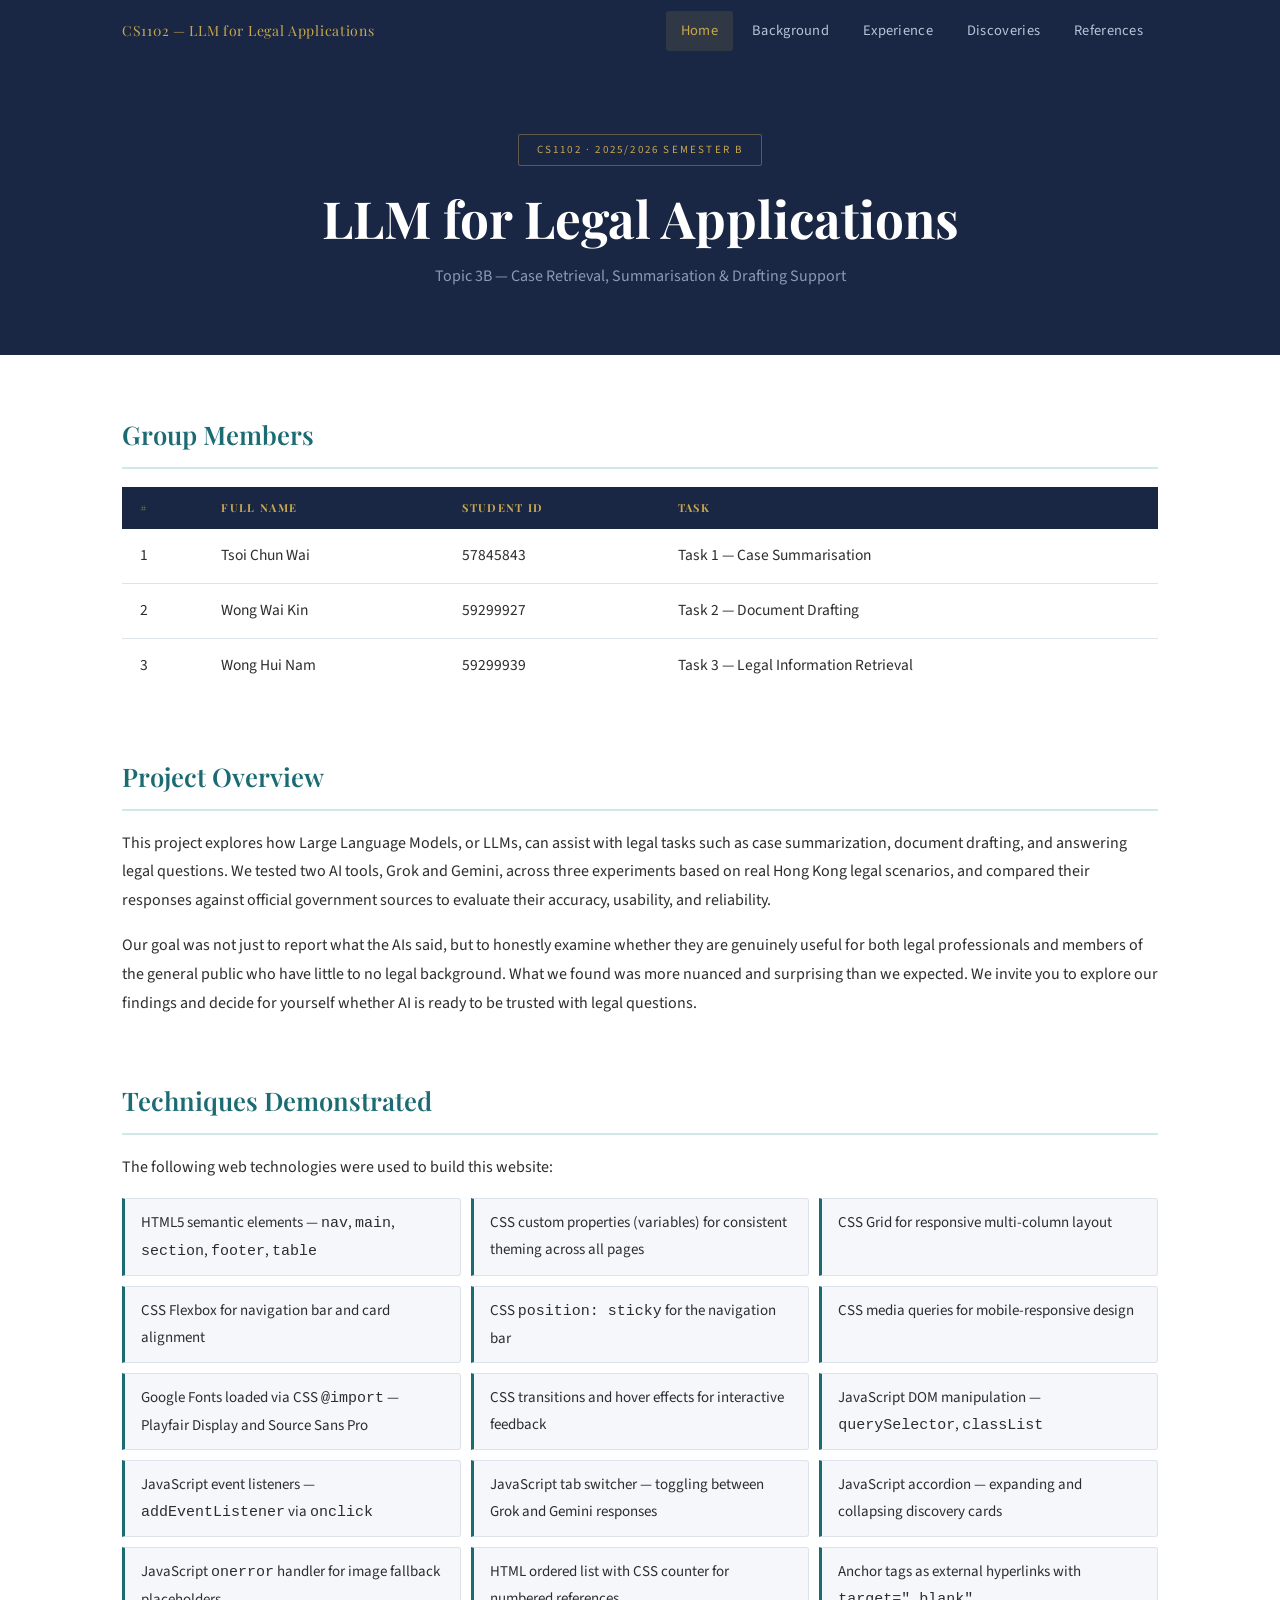
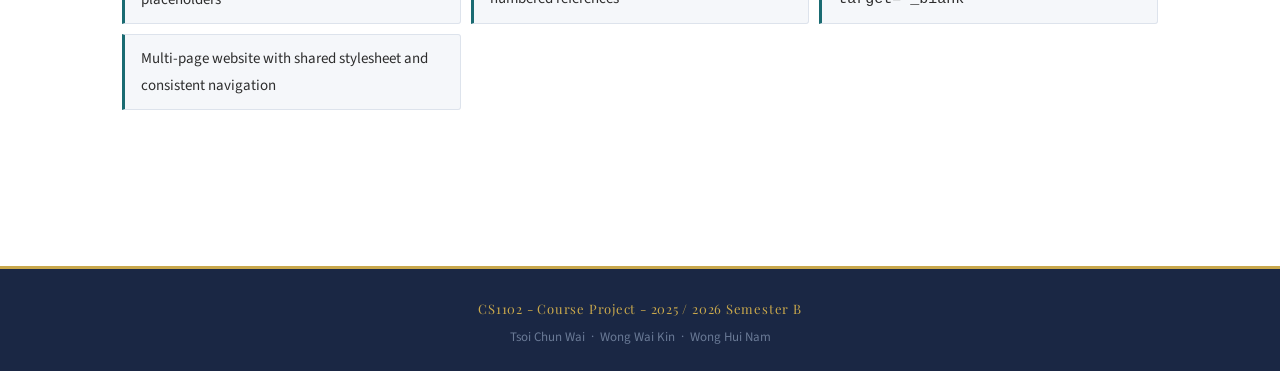
<file: index.html>
<!DOCTYPE html>
<html lang="en">
<head>
  <meta charset="UTF-8" />
  <meta name="viewport" content="width=device-width, initial-scale=1.0" />
  <title>LLM for Legal Applications — CS1102 Group Project</title>
  <link rel="stylesheet" href="style.css" />
</head>
<body>

<nav>
  <div class="nav-inner">
    <a class="nav-brand" href="index.html">CS1102 — LLM for Legal Applications</a>
    <ul class="nav-links">
      <li><a href="index.html">Home</a></li>
      <li><a href="background.html">Background</a></li>
      <li><a href="experience.html">Experience</a></li>
      <li><a href="discovery.html">Discoveries</a></li>
      <li><a href="references.html">References</a></li>
    </ul>
  </div>
</nav>

<header class="hero">
  <div class="badge">CS1102 · 2025/2026 Semester B</div>
  <h1>LLM for Legal Applications</h1>
  <p class="topic">Topic 3B — Case Retrieval, Summarisation &amp; Drafting Support</p>
</header>

<main>

  <section>
    <h2>Group Members</h2>
    <table class="members-table">
      <thead>
        <tr>
          <th>#</th>
          <th>Full Name</th>
          <th>Student ID</th>
          <th>Task</th>
        </tr>
      </thead>
      <tbody>
        <tr>
          <td>1</td>
          <td>Tsoi Chun Wai</td>
          <td>57845843</td>
          <td>Task 1 — Case Summarisation</td>
        </tr>
        <tr>
          <td>2</td>
          <td>Wong Wai Kin</td>
          <td>59299927</td>
          <td>Task 2 — Document Drafting</td>
        </tr>
        <tr>
          <td>3</td>
          <td>Wong Hui Nam</td>
          <td>59299939</td>
          <td>Task 3 — Legal Information Retrieval</td>
        </tr>
      </tbody>
    </table>
  </section>

  <section>
    <h2>Project Overview</h2>
    <p>
      This project explores how Large Language Models, or LLMs, can assist with legal tasks such
      as case summarization, document drafting, and answering legal questions. We tested two AI
      tools, Grok and Gemini, across three experiments based on real Hong Kong legal scenarios,
      and compared their responses against official government sources to evaluate their
      accuracy, usability, and reliability.
    </p>
    <p>
      Our goal was not just to report what the AIs said, but to honestly examine whether they are
      genuinely useful for both legal professionals and members of the general public who have
      little to no legal background. What we found was more nuanced and surprising than we
      expected. We invite you to explore our findings and decide for yourself whether AI is ready
      to be trusted with legal questions.
    </p>
  </section>

  <section>
    <h2>Techniques Demonstrated</h2>
    <p>The following web technologies were used to build this website:</p>
    <ul class="techniques-list">
      <li>HTML5 semantic elements — <code>nav</code>, <code>main</code>, <code>section</code>, <code>footer</code>, <code>table</code></li>
      <li>CSS custom properties (variables) for consistent theming across all pages</li>
      <li>CSS Grid for responsive multi-column layout</li>
      <li>CSS Flexbox for navigation bar and card alignment</li>
      <li>CSS <code>position: sticky</code> for the navigation bar</li>
      <li>CSS media queries for mobile-responsive design</li>
      <li>Google Fonts loaded via CSS <code>@import</code> — Playfair Display and Source Sans Pro</li>
      <li>CSS transitions and hover effects for interactive feedback</li>
      <li>JavaScript DOM manipulation — <code>querySelector</code>, <code>classList</code></li>
      <li>JavaScript event listeners — <code>addEventListener</code> via <code>onclick</code></li>
      <li>JavaScript tab switcher — toggling between Grok and Gemini responses</li>
      <li>JavaScript accordion — expanding and collapsing discovery cards</li>
      <li>JavaScript <code>onerror</code> handler for image fallback placeholders</li>
      <li>HTML ordered list with CSS counter for numbered references</li>
      <li>Anchor tags as external hyperlinks with <code>target="_blank"</code></li>
      <li>Multi-page website with shared stylesheet and consistent navigation</li>
    </ul>
  </section>

</main>

<footer>
  <p class="footer-course">CS1102 - Course Project - 2025 / 2026 Semester B</p>
  <p class="footer-members">Tsoi Chun Wai &nbsp;·&nbsp; Wong Wai Kin &nbsp;·&nbsp; Wong Hui Nam</p>
</footer>

<script>
  const page = location.pathname.split('/').pop() || 'index.html';
  document.querySelectorAll('.nav-links a').forEach(a => {
    if (a.getAttribute('href') === page) a.classList.add('active');
  });
</script>

</body>
</html>
</file>
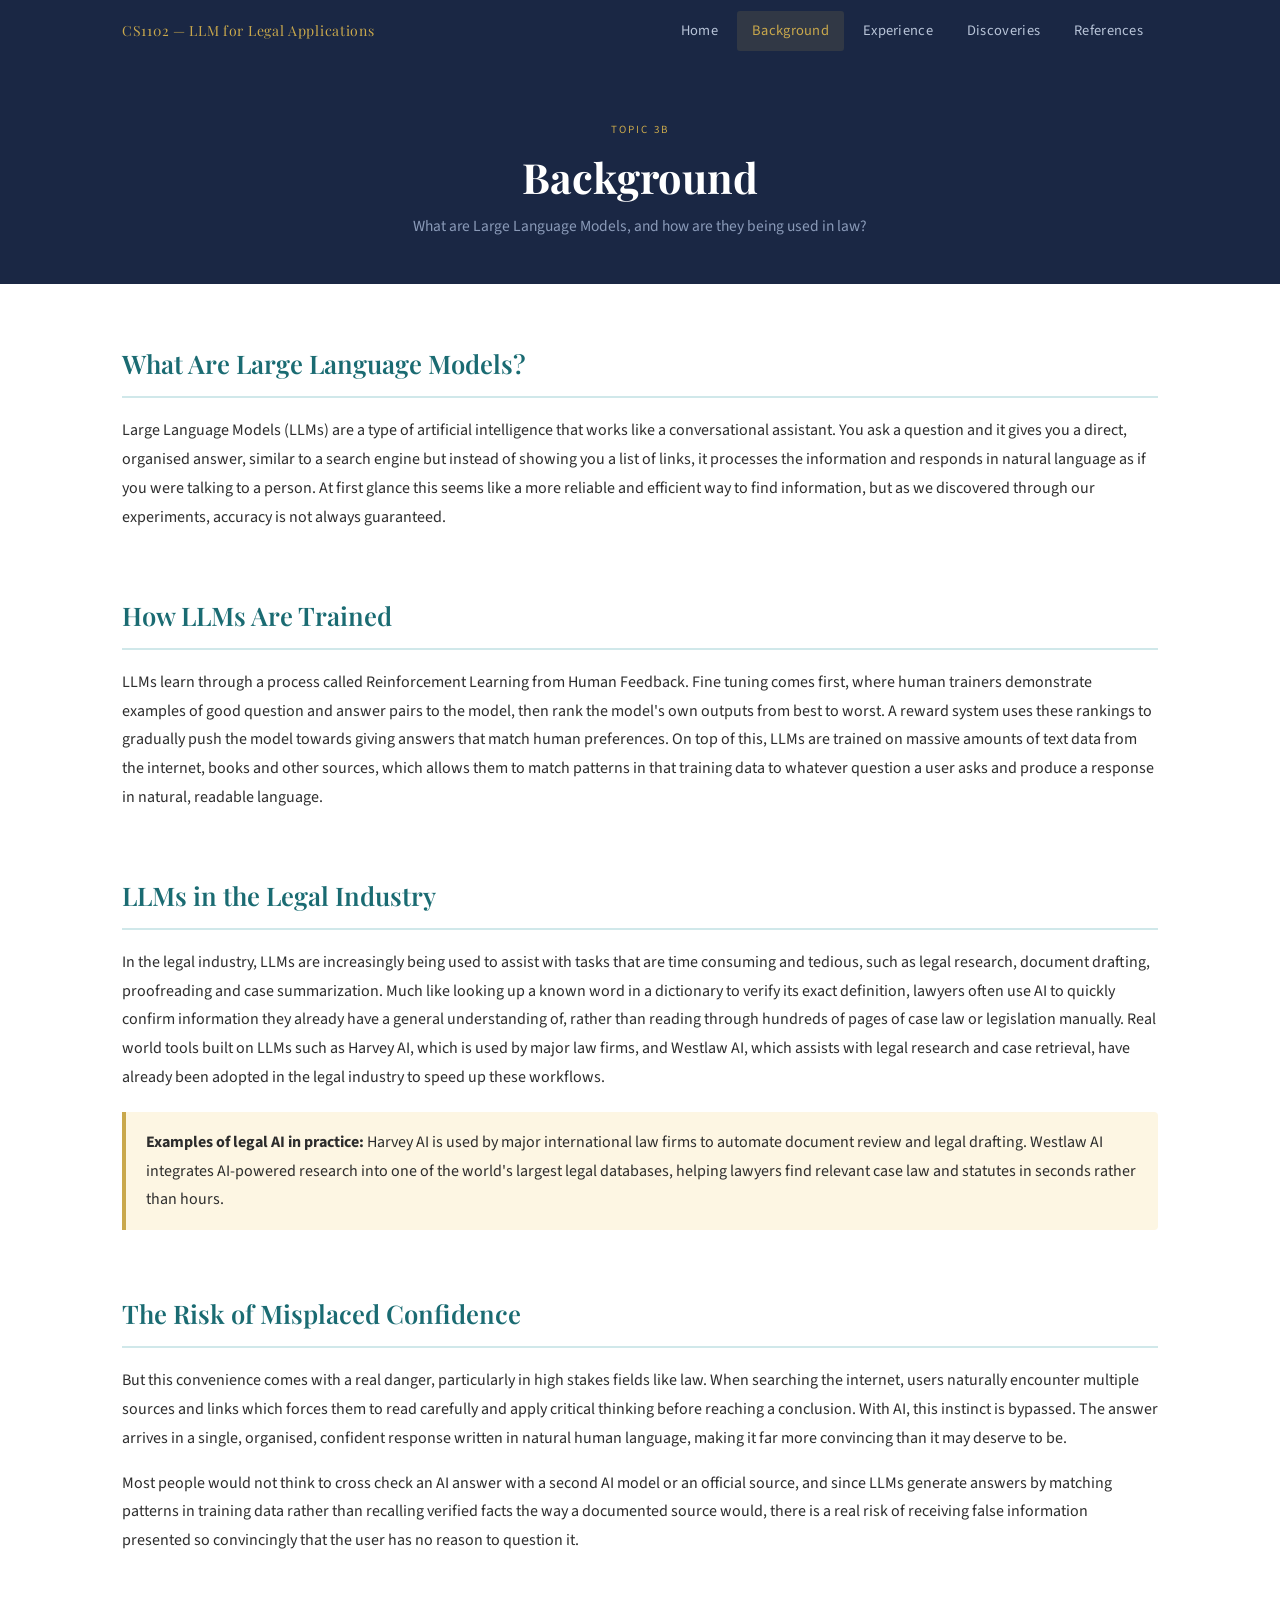
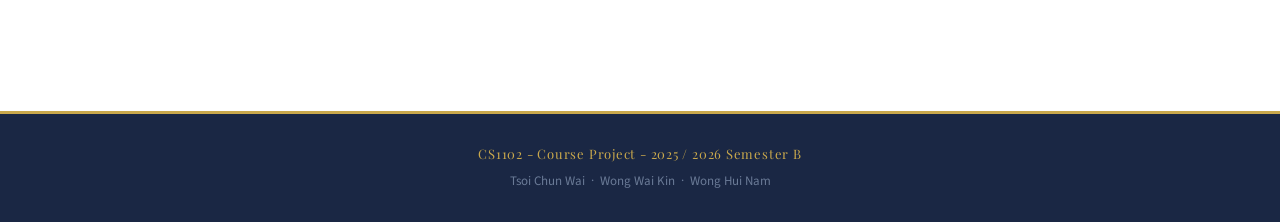
<file: background.html>
<!DOCTYPE html>
<html lang="en">
<head>
  <meta charset="UTF-8" />
  <meta name="viewport" content="width=device-width, initial-scale=1.0" />
  <title>Background — CS1102 Group Project</title>
  <link rel="stylesheet" href="style.css" />
</head>
<body>

<nav>
  <div class="nav-inner">
    <a class="nav-brand" href="index.html">CS1102 — LLM for Legal Applications</a>
    <ul class="nav-links">
      <li><a href="index.html">Home</a></li>
      <li><a href="background.html">Background</a></li>
      <li><a href="experience.html">Experience</a></li>
      <li><a href="discovery.html">Discoveries</a></li>
      <li><a href="references.html">References</a></li>
    </ul>
  </div>
</nav>

<header class="page-header">
  <span class="eyebrow">Topic 3B</span>
  <h1>Background</h1>
  <p class="sub">What are Large Language Models, and how are they being used in law?</p>
</header>

<main>

  <section>
    <h2>What Are Large Language Models?</h2>
    <p>
      Large Language Models (LLMs) are a type of artificial intelligence that works like a
      conversational assistant. You ask a question and it gives you a direct, organised answer,
      similar to a search engine but instead of showing you a list of links, it processes the
      information and responds in natural language as if you were talking to a person. At first
      glance this seems like a more reliable and efficient way to find information, but as we
      discovered through our experiments, accuracy is not always guaranteed.
    </p>
  </section>

  <section>
    <h2>How LLMs Are Trained</h2>
    <p>
      LLMs learn through a process called Reinforcement Learning from Human Feedback. Fine
      tuning comes first, where human trainers demonstrate examples of good question and
      answer pairs to the model, then rank the model's own outputs from best to worst. A reward
      system uses these rankings to gradually push the model towards giving answers that match
      human preferences. On top of this, LLMs are trained on massive amounts of text data from
      the internet, books and other sources, which allows them to match patterns in that training
      data to whatever question a user asks and produce a response in natural, readable language.
    </p>
  </section>

  <section>
    <h2>LLMs in the Legal Industry</h2>
    <p>
      In the legal industry, LLMs are increasingly being used to assist with tasks that are
      time consuming and tedious, such as legal research, document drafting, proofreading and
      case summarization. Much like looking up a known word in a dictionary to verify its exact
      definition, lawyers often use AI to quickly confirm information they already have a general
      understanding of, rather than reading through hundreds of pages of case law or legislation
      manually. Real world tools built on LLMs such as Harvey AI, which is used by major law
      firms, and Westlaw AI, which assists with legal research and case retrieval, have already
      been adopted in the legal industry to speed up these workflows.
    </p>
    <div class="highlight">
      <p>
        <strong>Examples of legal AI in practice:</strong> Harvey AI is used by major international
        law firms to automate document review and legal drafting. Westlaw AI integrates AI-powered
        research into one of the world's largest legal databases, helping lawyers find relevant
        case law and statutes in seconds rather than hours.
      </p>
    </div>
  </section>

  <section>
    <h2>The Risk of Misplaced Confidence</h2>
    <p>
      But this convenience comes with a real danger, particularly in high stakes fields like law.
      When searching the internet, users naturally encounter multiple sources and links which
      forces them to read carefully and apply critical thinking before reaching a conclusion. With
      AI, this instinct is bypassed. The answer arrives in a single, organised, confident response
      written in natural human language, making it far more convincing than it may deserve to be.
    </p>
    <p>
      Most people would not think to cross check an AI answer with a second AI model or an
      official source, and since LLMs generate answers by matching patterns in training data
      rather than recalling verified facts the way a documented source would, there is a real risk of
      receiving false information presented so convincingly that the user has no reason to question
      it.
    </p>
  </section>

</main>

<footer>
  <p class="footer-course">CS1102 - Course Project - 2025 / 2026 Semester B</p>
  <p class="footer-members">Tsoi Chun Wai &nbsp;·&nbsp; Wong Wai Kin &nbsp;·&nbsp; Wong Hui Nam</p>
</footer>

<script>
  const page = location.pathname.split('/').pop() || 'index.html';
  document.querySelectorAll('.nav-links a').forEach(a => {
    if (a.getAttribute('href') === page) a.classList.add('active');
  });
</script>

</body>
</html>
</file>
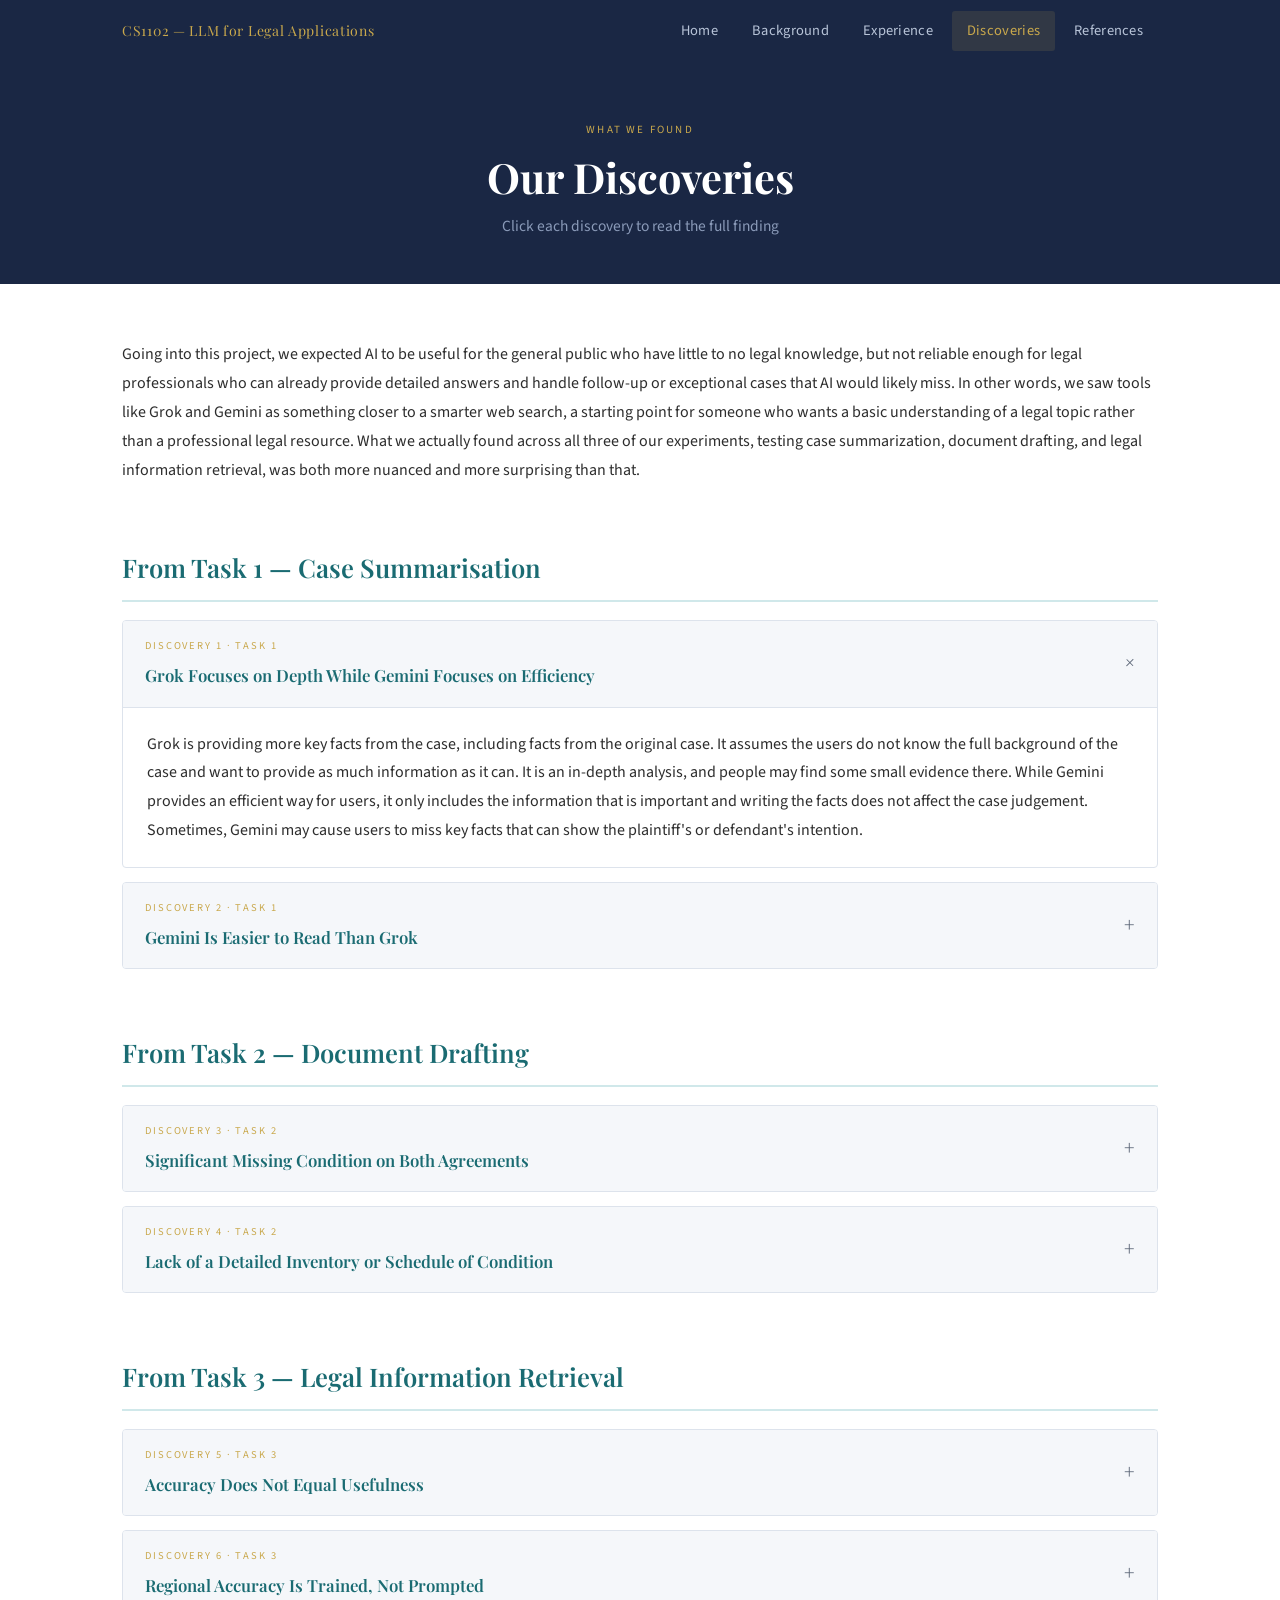
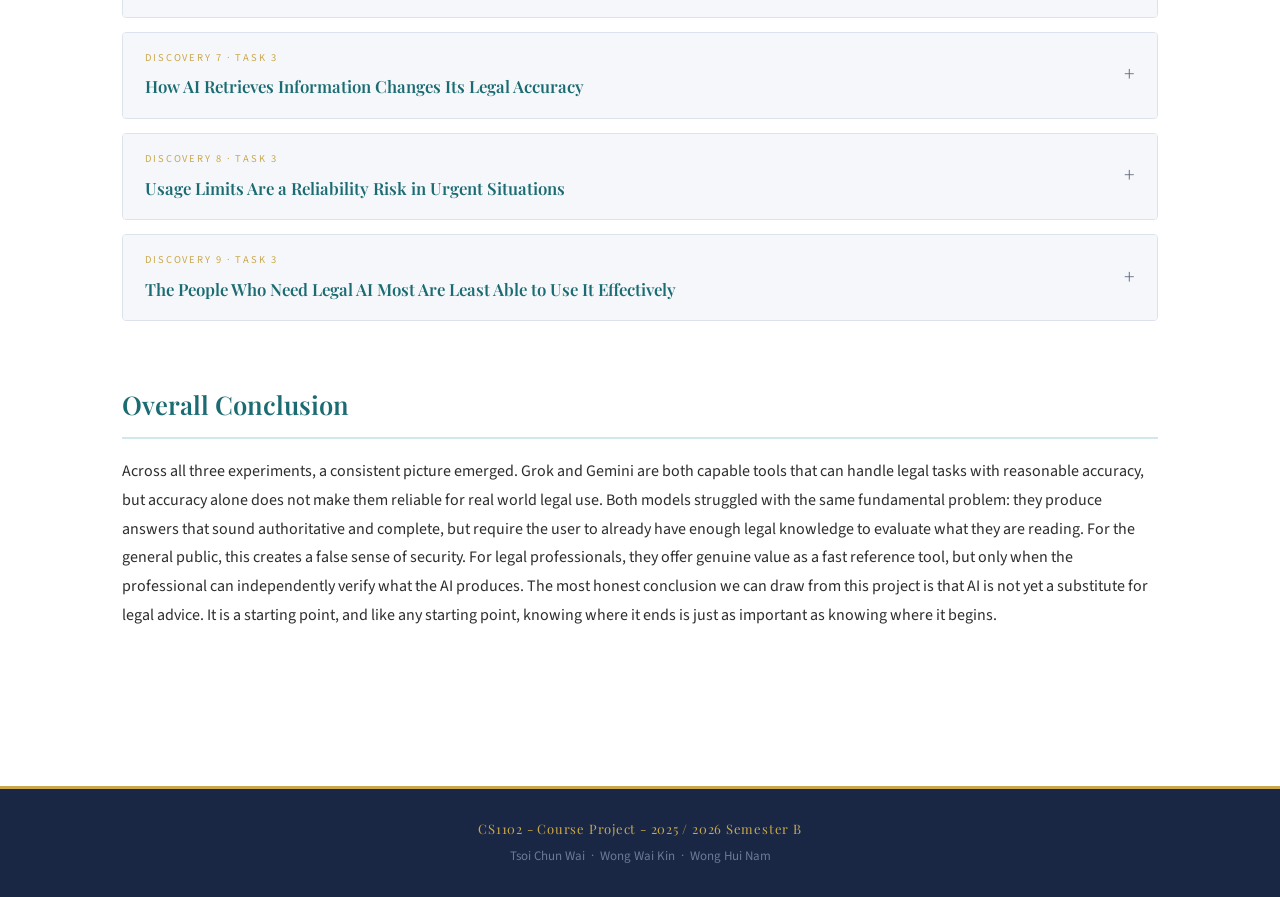
<file: discovery.html>
<!DOCTYPE html>
<html lang="en">
<head>
  <meta charset="UTF-8" />
  <meta name="viewport" content="width=device-width, initial-scale=1.0" />
  <title>Discoveries — CS1102 Group Project</title>
  <link rel="stylesheet" href="style.css" />
</head>
<body>

<nav>
  <div class="nav-inner">
    <a class="nav-brand" href="index.html">CS1102 — LLM for Legal Applications</a>
    <ul class="nav-links">
      <li><a href="index.html">Home</a></li>
      <li><a href="background.html">Background</a></li>
      <li><a href="experience.html">Experience</a></li>
      <li><a href="discovery.html">Discoveries</a></li>
      <li><a href="references.html">References</a></li>
    </ul>
  </div>
</nav>

<header class="page-header">
  <span class="eyebrow">What We Found</span>
  <h1>Our Discoveries</h1>
  <p class="sub">Click each discovery to read the full finding</p>
</header>

<main>

  <!-- Opening paragraph -->
  <section>
    <p>
      Going into this project, we expected AI to be useful for the general public who have little to
      no legal knowledge, but not reliable enough for legal professionals who can already provide
      detailed answers and handle follow-up or exceptional cases that AI would likely miss. In
      other words, we saw tools like Grok and Gemini as something closer to a smarter web
      search, a starting point for someone who wants a basic understanding of a legal topic rather
      than a professional legal resource. What we actually found across all three of our
      experiments, testing case summarization, document drafting, and legal information retrieval,
      was both more nuanced and more surprising than that.
    </p>
  </section>

  <!-- ── Task 1 Discoveries ── -->
  <section>
    <h2>From Task 1 — Case Summarisation</h2>

    <div class="disc-card open" id="d1">
      <div class="disc-header" onclick="toggleDisc('d1')">
        <div>
          <div class="disc-label">Discovery 1 · Task 1</div>
          <div class="disc-title">Grok Focuses on Depth While Gemini Focuses on Efficiency</div>
        </div>
        <span class="disc-chevron">+</span>
      </div>
      <div class="disc-body">
        <p>
          Grok is providing more key facts from the case, including facts from the original case. It
          assumes the users do not know the full background of the case and want to provide as much
          information as it can. It is an in-depth analysis, and people may find some small evidence
          there. While Gemini provides an efficient way for users, it only includes the information that
          is important and writing the facts does not affect the case judgement. Sometimes, Gemini
          may cause users to miss key facts that can show the plaintiff's or defendant's intention.
        </p>
      </div>
    </div>

    <div class="disc-card" id="d2">
      <div class="disc-header" onclick="toggleDisc('d2')">
        <div>
          <div class="disc-label">Discovery 2 · Task 1</div>
          <div class="disc-title">Gemini Is Easier to Read Than Grok</div>
        </div>
        <span class="disc-chevron">+</span>
      </div>
      <div class="disc-body">
        <p>
          Gemini uses bold keywords to help the reader to understand the paragraph's focus, while
          Grok still uses traditional header-and-bullet-point structure and does not provide the main
          focus in each paragraph. For example, Gemini can show each legal issue with bullet points
          and bold keywords, and Grok only writes a paragraph about the legal issue without any bold
          keywords.
        </p>
      </div>
    </div>
  </section>

  <!-- ── Task 2 Discoveries ── -->
  <section>
    <h2>From Task 2 — Document Drafting</h2>

    <div class="disc-card" id="d3">
      <div class="disc-header" onclick="toggleDisc('d3')">
        <div>
          <div class="disc-label">Discovery 3 · Task 2</div>
          <div class="disc-title">Significant Missing Condition on Both Agreements</div>
        </div>
        <span class="disc-chevron">+</span>
      </div>
      <div class="disc-body">
        <p>
          Both agreements omit a clause on repair and maintenance obligations. In Hong Kong, the
          law doesn't guarantee that a flat is "fit for habitation" unless it's rented out with furniture.
          This means if you're renting an empty unit, the landlord isn't legally forced to keep it in a
          liveable state unless the contract specifically says so. For example, the agreements should
          specify that the landlord is responsible for structural elements like drains, pipes, and
          electrical wiring, while the tenant handles internal maintenance and replacing light bulbs.
        </p>
      </div>
    </div>

    <div class="disc-card" id="d4">
      <div class="disc-header" onclick="toggleDisc('d4')">
        <div>
          <div class="disc-label">Discovery 4 · Task 2</div>
          <div class="disc-title">Lack of a Detailed Inventory or Schedule of Condition</div>
        </div>
        <span class="disc-chevron">+</span>
      </div>
      <div class="disc-body">
        <p>
          A detailed inventory or schedule of condition was either left blank in Grok's version or
          completely absent from Gemini's version. Grok mentioned an inventory as "Schedule 1" but
          left it empty, while Gemini did not refer to it at all. This is a major oversight, especially
          given that an agreed schedule of condition is often the primary evidence used to resolve
          deposit disputes at the Lands Tribunal. Without a signed and dated inventory that records
          the condition of the furniture, appliances, and walls at the start of the tenancy, it becomes
          very difficult for either party to prove whether damage was caused by the tenant or already
          existed. As a result, disputes over deposit deductions, which can involve thousands of
          dollars, are much harder to resolve fairly.
        </p>
      </div>
    </div>
  </section>

  <!-- ── Task 3 Discoveries ── -->
  <section>
    <h2>From Task 3 — Legal Information Retrieval</h2>

    <div class="disc-card" id="d5">
      <div class="disc-header" onclick="toggleDisc('d5')">
        <div>
          <div class="disc-label">Discovery 5 · Task 3</div>
          <div class="disc-title">Accuracy Does Not Equal Usefulness</div>
        </div>
        <span class="disc-chevron">+</span>
      </div>
      <div class="disc-body">
        <p>
          Our first discovery from Task 3 was that being factually correct and being genuinely useful
          are two very different things. Both Grok and Gemini answered all three questions accurately,
          but their responses were filled with legal terminology such as "cause of action", "periodic
          tenancy" and references to specific ordinances like "Cap. 347" without explaining what these
          terms mean. For someone with no legal background, this creates a dangerous situation. The
          confident and organised tone of the answer makes it sound completely trustworthy, which
          means most people in an urgent situation would accept it and act on it without questioning
          whether they actually understood it. The convincing presentation of the answer becomes the
          problem itself, because it removes the instinct to verify.
        </p>
      </div>
    </div>

    <div class="disc-card" id="d6">
      <div class="disc-header" onclick="toggleDisc('d6')">
        <div>
          <div class="disc-label">Discovery 6 · Task 3</div>
          <div class="disc-title">Regional Accuracy Is Trained, Not Prompted</div>
        </div>
        <span class="disc-chevron">+</span>
      </div>
      <div class="disc-body">
        <p>
          Our second discovery was that two AIs given the exact same Hong Kong specific prompt
          can produce very different levels of regional accuracy, and the reason appears to come
          down to how each model retrieves information. Grok behaved more like a live search engine,
          pulling results from multiple internet sources during our conversation, which meant its
          answers were a combination of Hong Kong specific and general international legal
          information, making them broader but less locally precise. Gemini on the other hand
          appeared to reason from its training data which seemed to contain stronger Hong Kong legal
          knowledge, producing answers that cited specific local ordinances and amendments more
          consistently. This surprised us because we assumed that specifying the region in our prompt
          would level the playing field between both models, but regional accuracy turns out to be
          determined by what the model was trained on, not just what you ask.
        </p>
      </div>
    </div>

    <div class="disc-card" id="d7">
      <div class="disc-header" onclick="toggleDisc('d7')">
        <div>
          <div class="disc-label">Discovery 7 · Task 3</div>
          <div class="disc-title">How AI Retrieves Information Changes Its Legal Accuracy</div>
        </div>
        <span class="disc-chevron">+</span>
      </div>
      <div class="disc-body">
        <p>
          Our third discovery was about how each AI retrieves information, and how that affects legal
          accuracy. Grok is built to pull from live internet sources by default, which is why our
          screenshots showed it citing over 45 web sources per answer. Gemini on the other hand
          uses a thinking mode that reasons from its training data first before searching, which we
          could see from the "Show thinking" indicator in our screenshots. This difference in how they
          retrieve information turned out to matter significantly for legal questions. Gemini's deeper
          training on structured legal content gave it stronger regional knowledge, while Grok's live
          web retrieval made its answers broader but less locally precise. This was something we
          could not have predicted just from knowing which AI we were using.
        </p>
      </div>
    </div>

    <div class="disc-card" id="d8">
      <div class="disc-header" onclick="toggleDisc('d8')">
        <div>
          <div class="disc-label">Discovery 8 · Task 3</div>
          <div class="disc-title">Usage Limits Are a Reliability Risk in Urgent Situations</div>
        </div>
        <span class="disc-chevron">+</span>
      </div>
      <div class="disc-body">
        <p>
          Our fourth discovery came from an unexpected practical limitation. During our experiment,
          Grok reached its free usage limit after just two questions, forcing us to start a completely
          new session. This meant the entire conversation history was lost and could not be
          transferred to the new chat. While a two hour cooldown period might be manageable in
          casual use, in an urgent legal situation where someone needs to ask multiple connected
          questions in one sitting, this is a serious reliability concern. What made this more
          interesting is what happens next for a user in this situation. Switching to a different AI
          model sounds like a simple solution, but as our own experiments showed, the same legal
          question asked to different AI models can produce different answers with different levels of
          accuracy. Someone who has only ever used Grok may not be familiar with how Gemini
          presents information, and may not know which answer to trust. This means the choice of AI
          model is not just a preference but something that can directly affect the quality of legal
          information a person receives, which is a risk most users would never think to consider.
        </p>
      </div>
    </div>

    <div class="disc-card" id="d9">
      <div class="disc-header" onclick="toggleDisc('d9')">
        <div>
          <div class="disc-label">Discovery 9 · Task 3</div>
          <div class="disc-title">The People Who Need Legal AI Most Are Least Able to Use It Effectively</div>
        </div>
        <span class="disc-chevron">+</span>
      </div>
      <div class="disc-body">
        <p>
          Our fifth discovery was about how much prompt quality affects the usefulness of AI legal
          answers, and why this is a bigger problem than it first appears. In our experiment, when we
          asked both AIs for a specific number with a clearly structured question, we received much
          clearer and more useful answers than when we asked more open questions. This means the
          person asking the question needs to already understand the topic well enough to ask it
          precisely, which creates a fundamental contradiction. The people who need legal AI the most
          are the general public who have little legal knowledge, but they are also the least equipped
          to write a prompt specific enough to get a useful answer. A lawyer or legal professional
          would know exactly what to ask, but they already have the knowledge to begin with. For the
          general public, asking a legal question to an AI is nothing like consulting a real lawyer. In a
          real legal consultation, the lawyer helps the client figure out what they even need to know,
          guiding the conversation and asking follow up questions to understand the situation fully.
          With AI, the entire burden of knowing what to ask falls on the user from the very first
          prompt, and without that knowledge, they will likely receive a broad answer where only half
          the information is relevant to their actual situation. This gap between who needs legal AI and
          who can actually use it effectively is something that neither Grok nor Gemini addresses.
        </p>
      </div>
    </div>
  </section>

  <!-- Closing -->
  <section>
    <h2>Overall Conclusion</h2>
    <p>
      Across all three experiments, a consistent picture emerged. Grok and Gemini are both
      capable tools that can handle legal tasks with reasonable accuracy, but accuracy alone does
      not make them reliable for real world legal use. Both models struggled with the same
      fundamental problem: they produce answers that sound authoritative and complete, but
      require the user to already have enough legal knowledge to evaluate what they are reading.
      For the general public, this creates a false sense of security. For legal professionals, they
      offer genuine value as a fast reference tool, but only when the professional can independently
      verify what the AI produces. The most honest conclusion we can draw from this project is
      that AI is not yet a substitute for legal advice. It is a starting point, and like any starting
      point, knowing where it ends is just as important as knowing where it begins.
    </p>
  </section>

</main>

<footer>
  <p class="footer-course">CS1102 - Course Project - 2025 / 2026 Semester B</p>
  <p class="footer-members">Tsoi Chun Wai &nbsp;·&nbsp; Wong Wai Kin &nbsp;·&nbsp; Wong Hui Nam</p>
</footer>

<script>
  const page = location.pathname.split('/').pop() || 'index.html';
  document.querySelectorAll('.nav-links a').forEach(a => {
    if (a.getAttribute('href') === page) a.classList.add('active');
  });

  function toggleDisc(id) {
    document.getElementById(id).classList.toggle('open');
  }
</script>

</body>
</html>
</file>
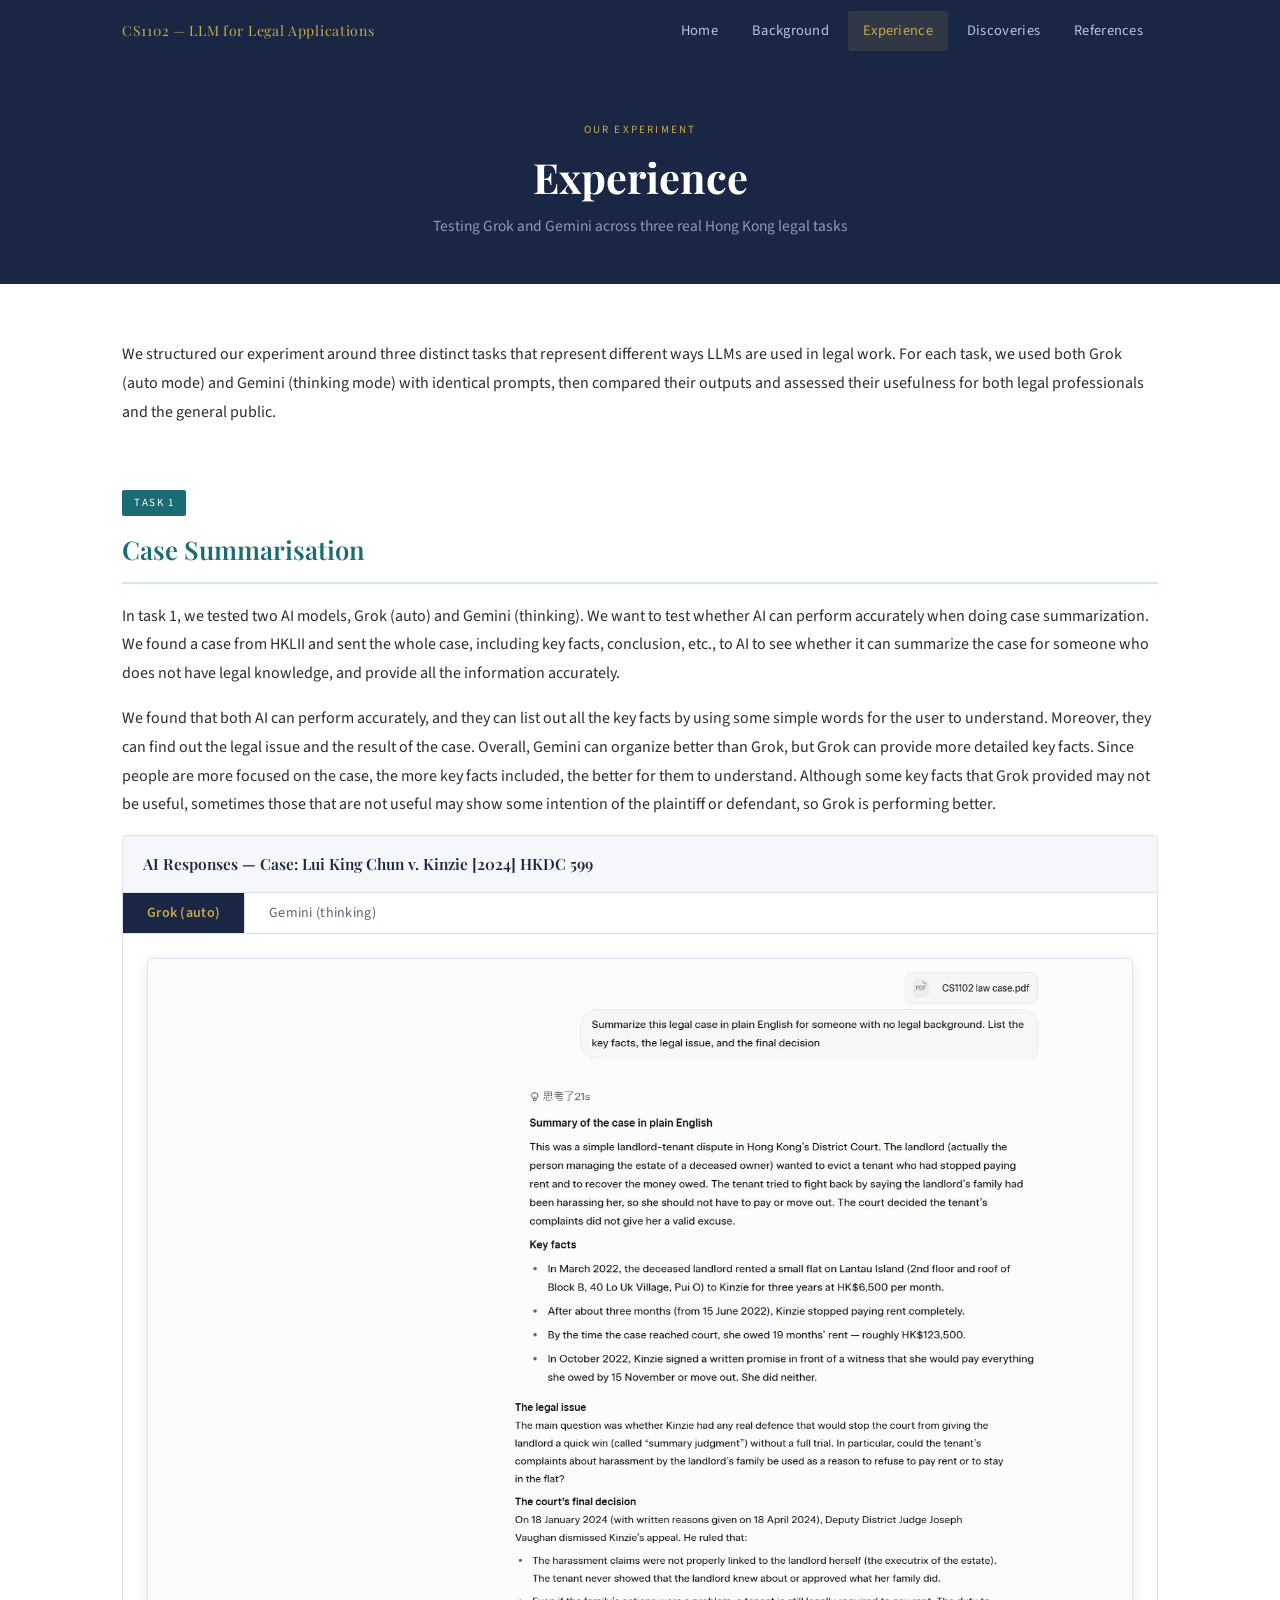
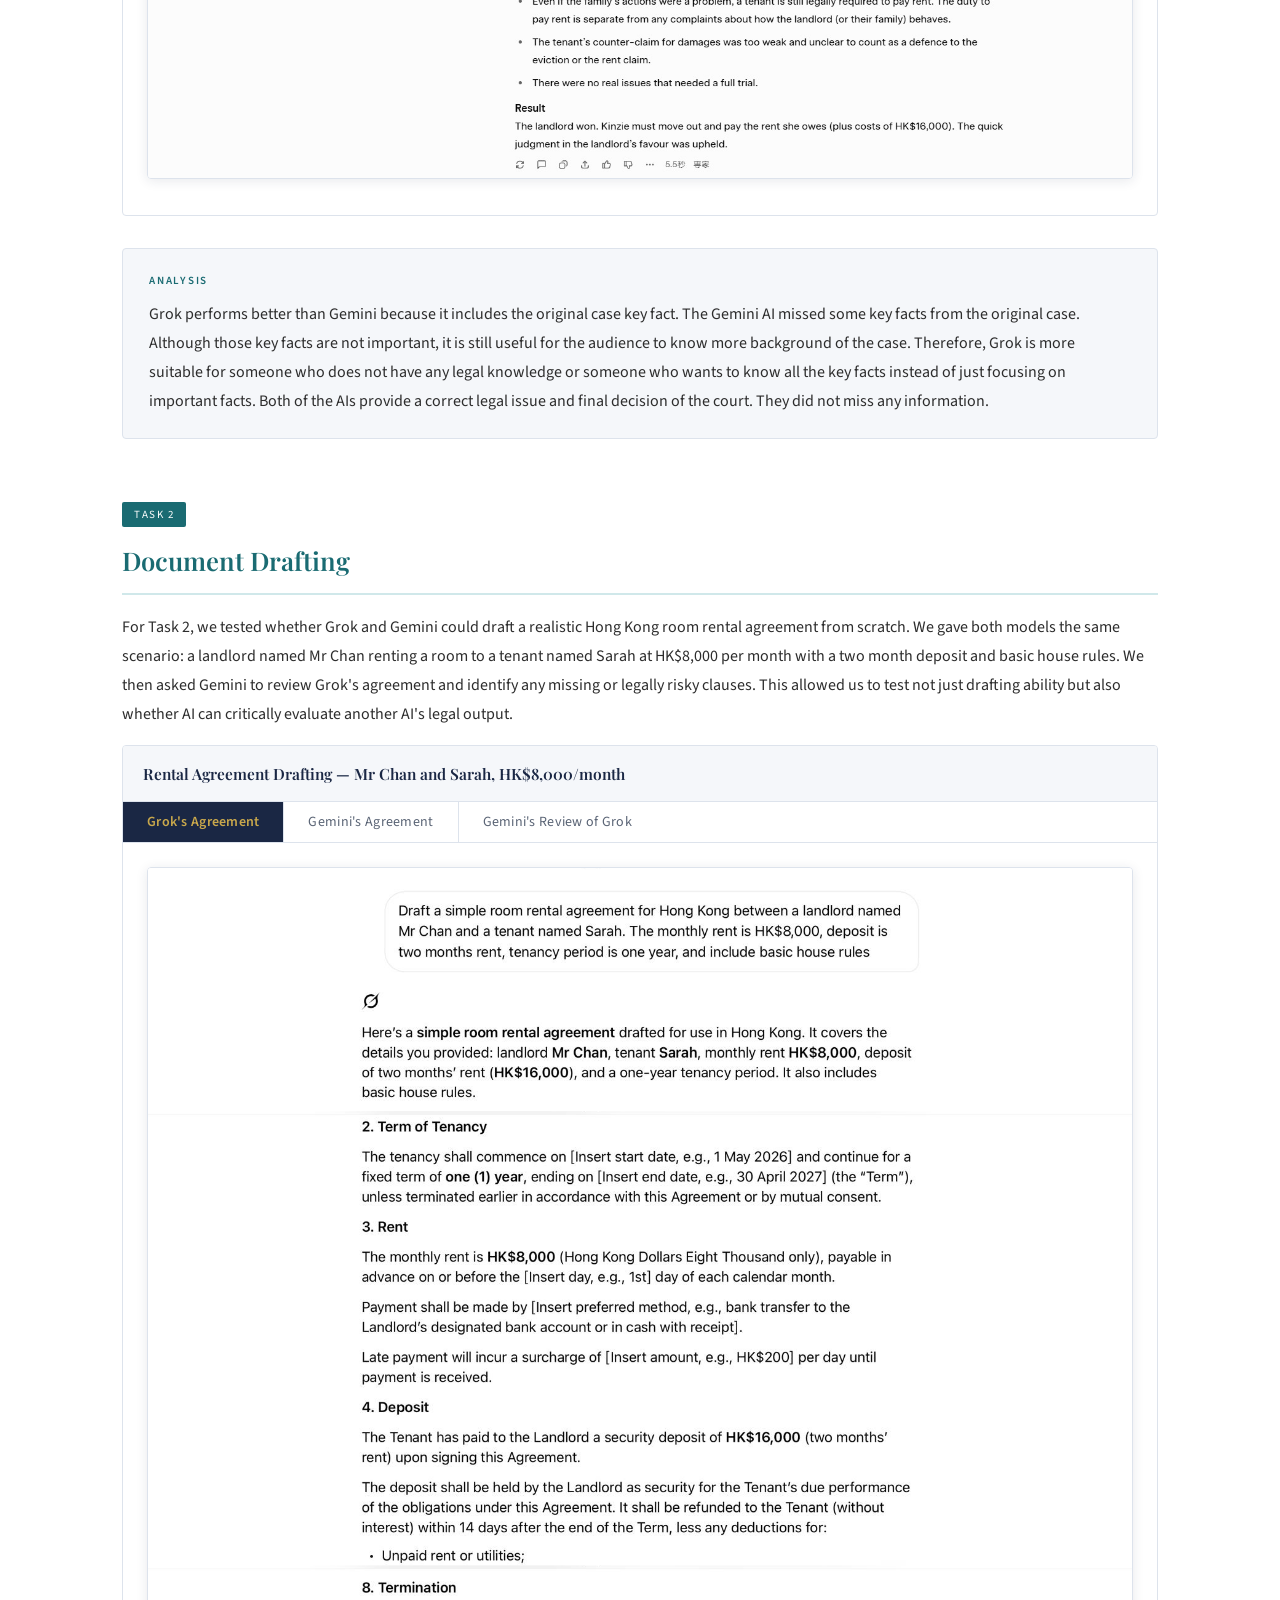
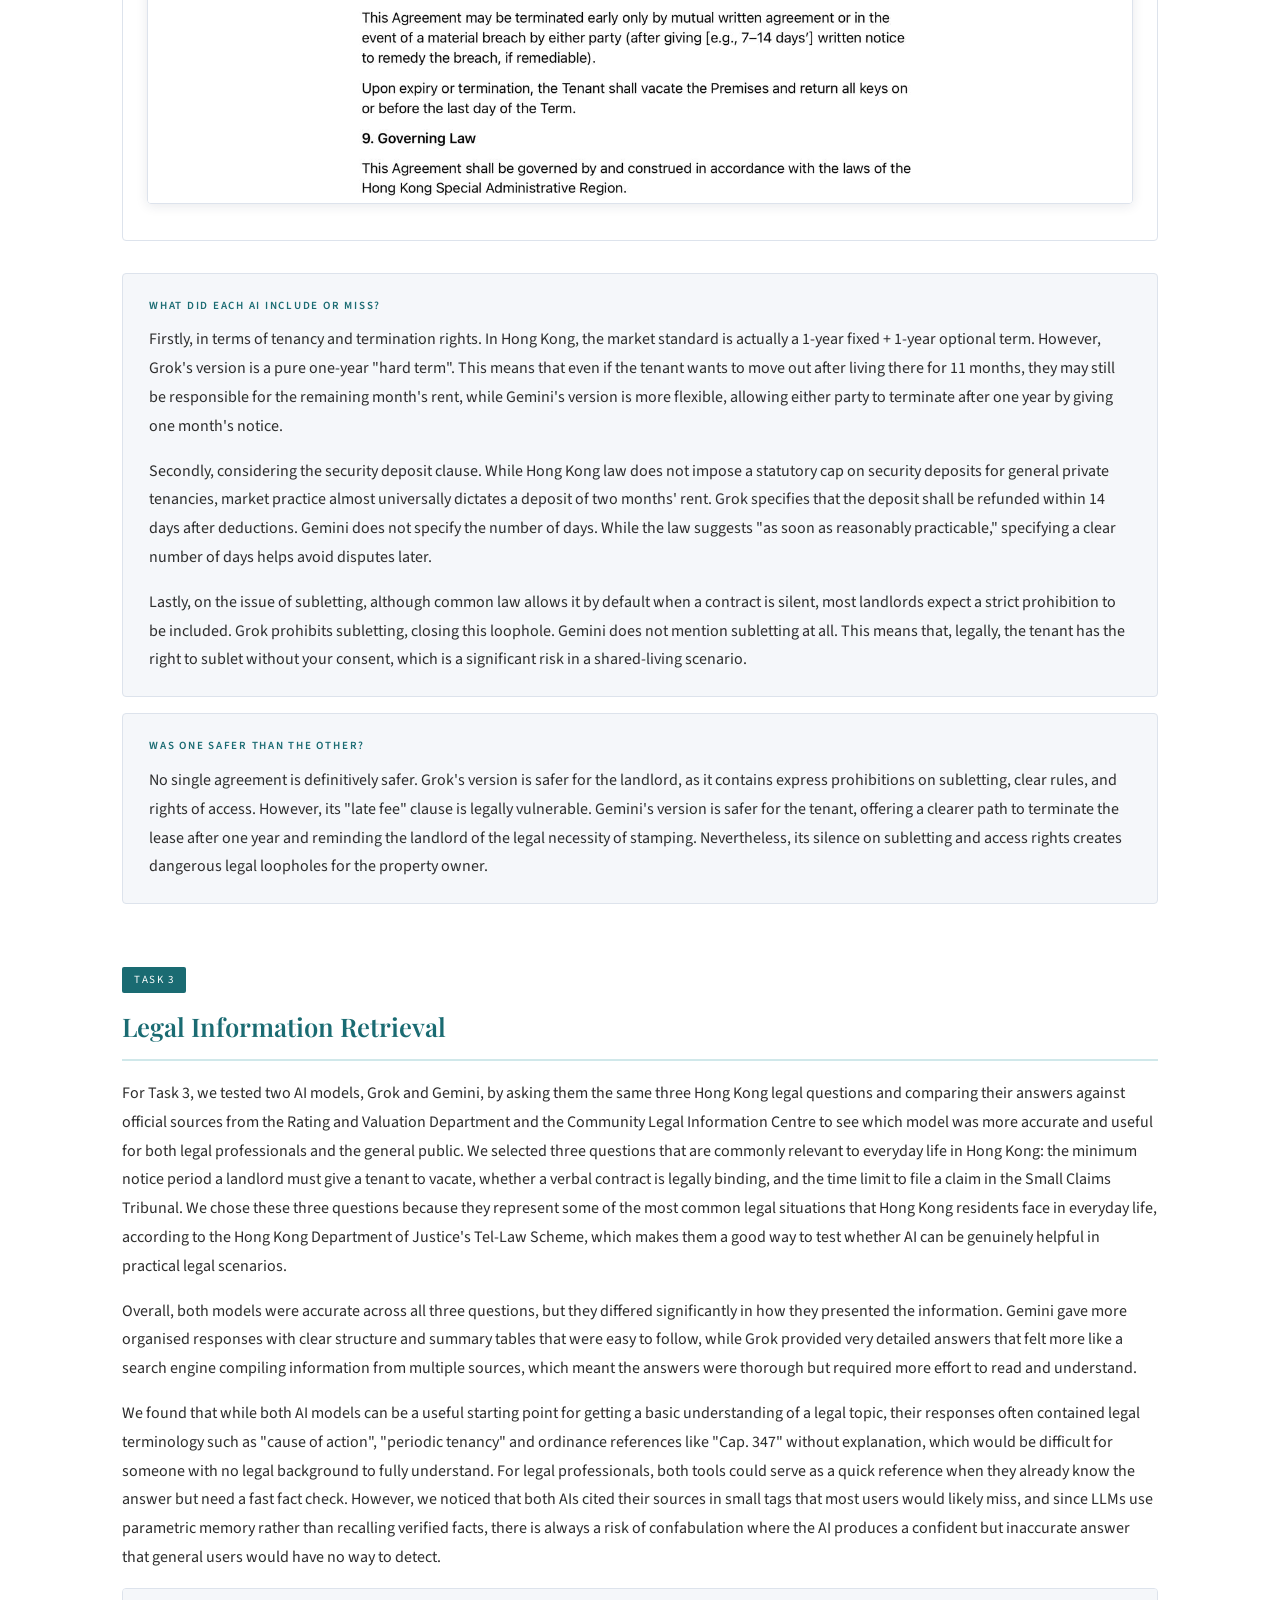
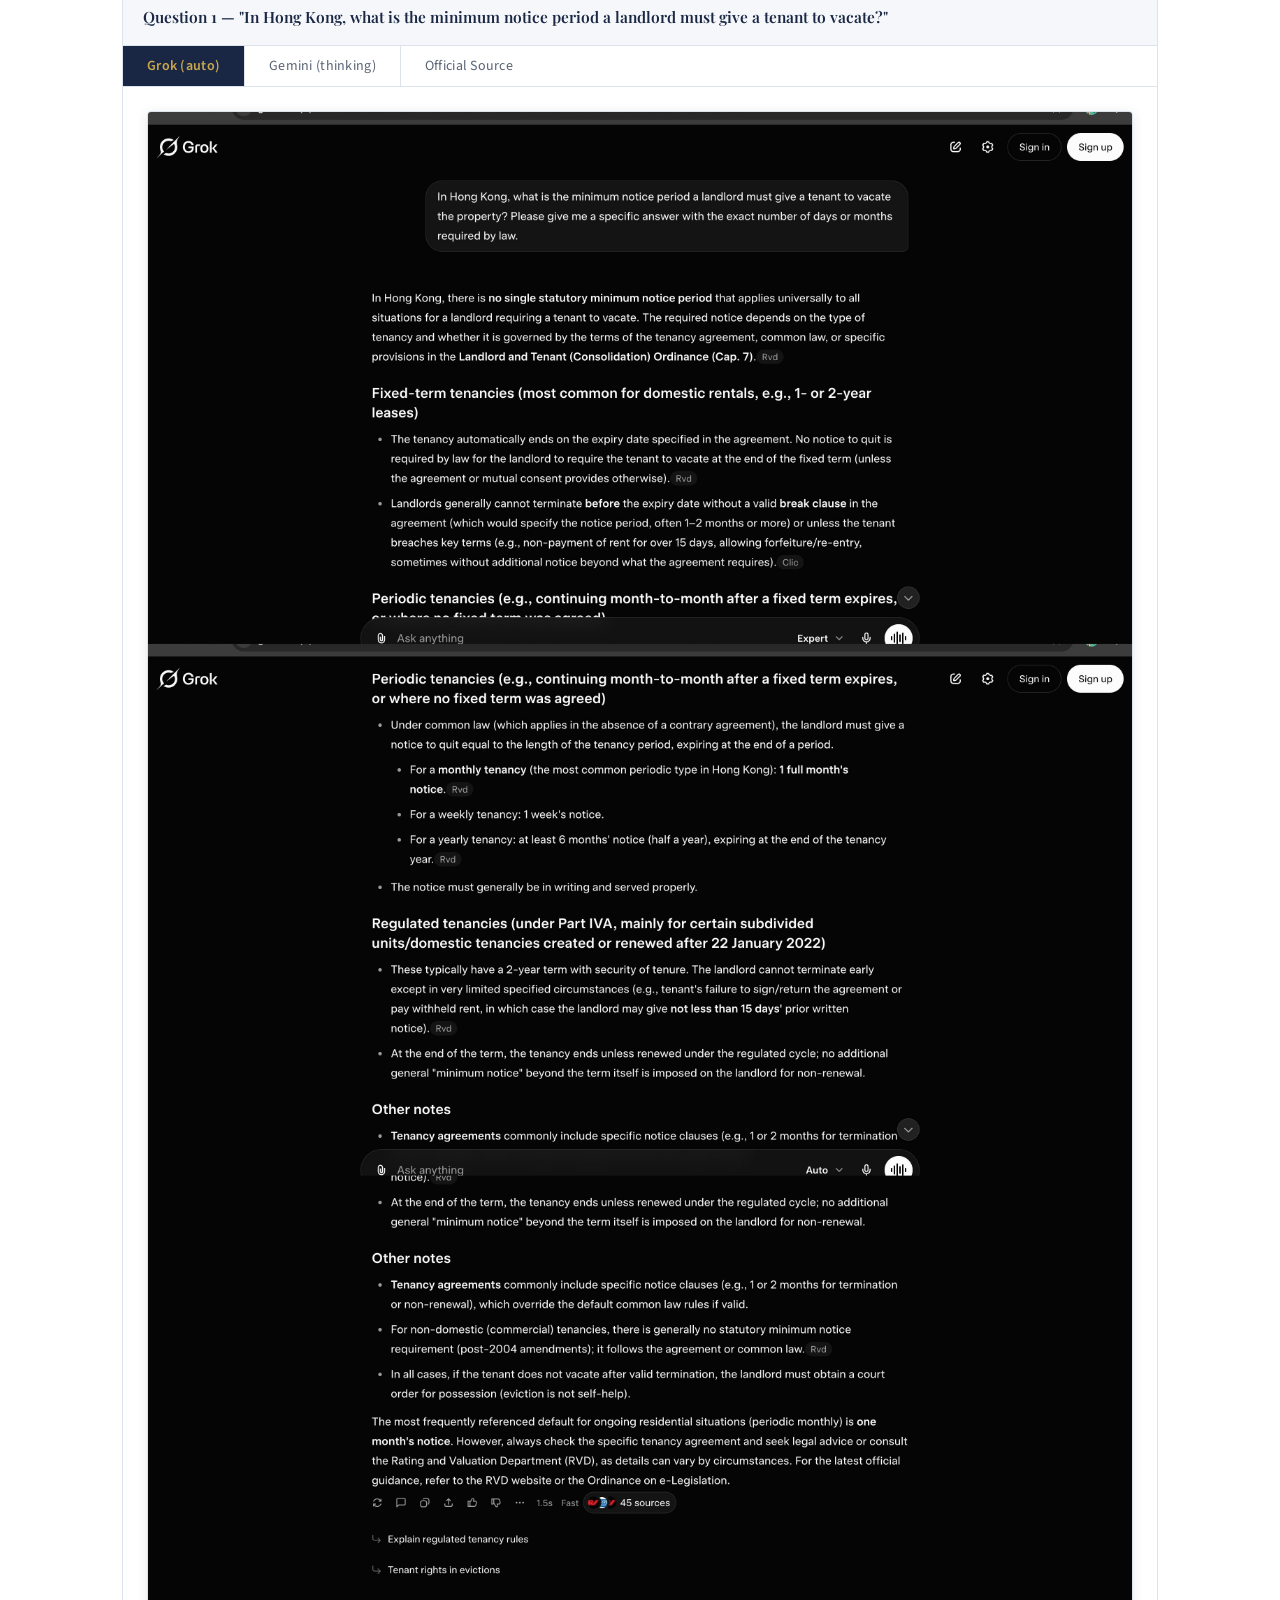
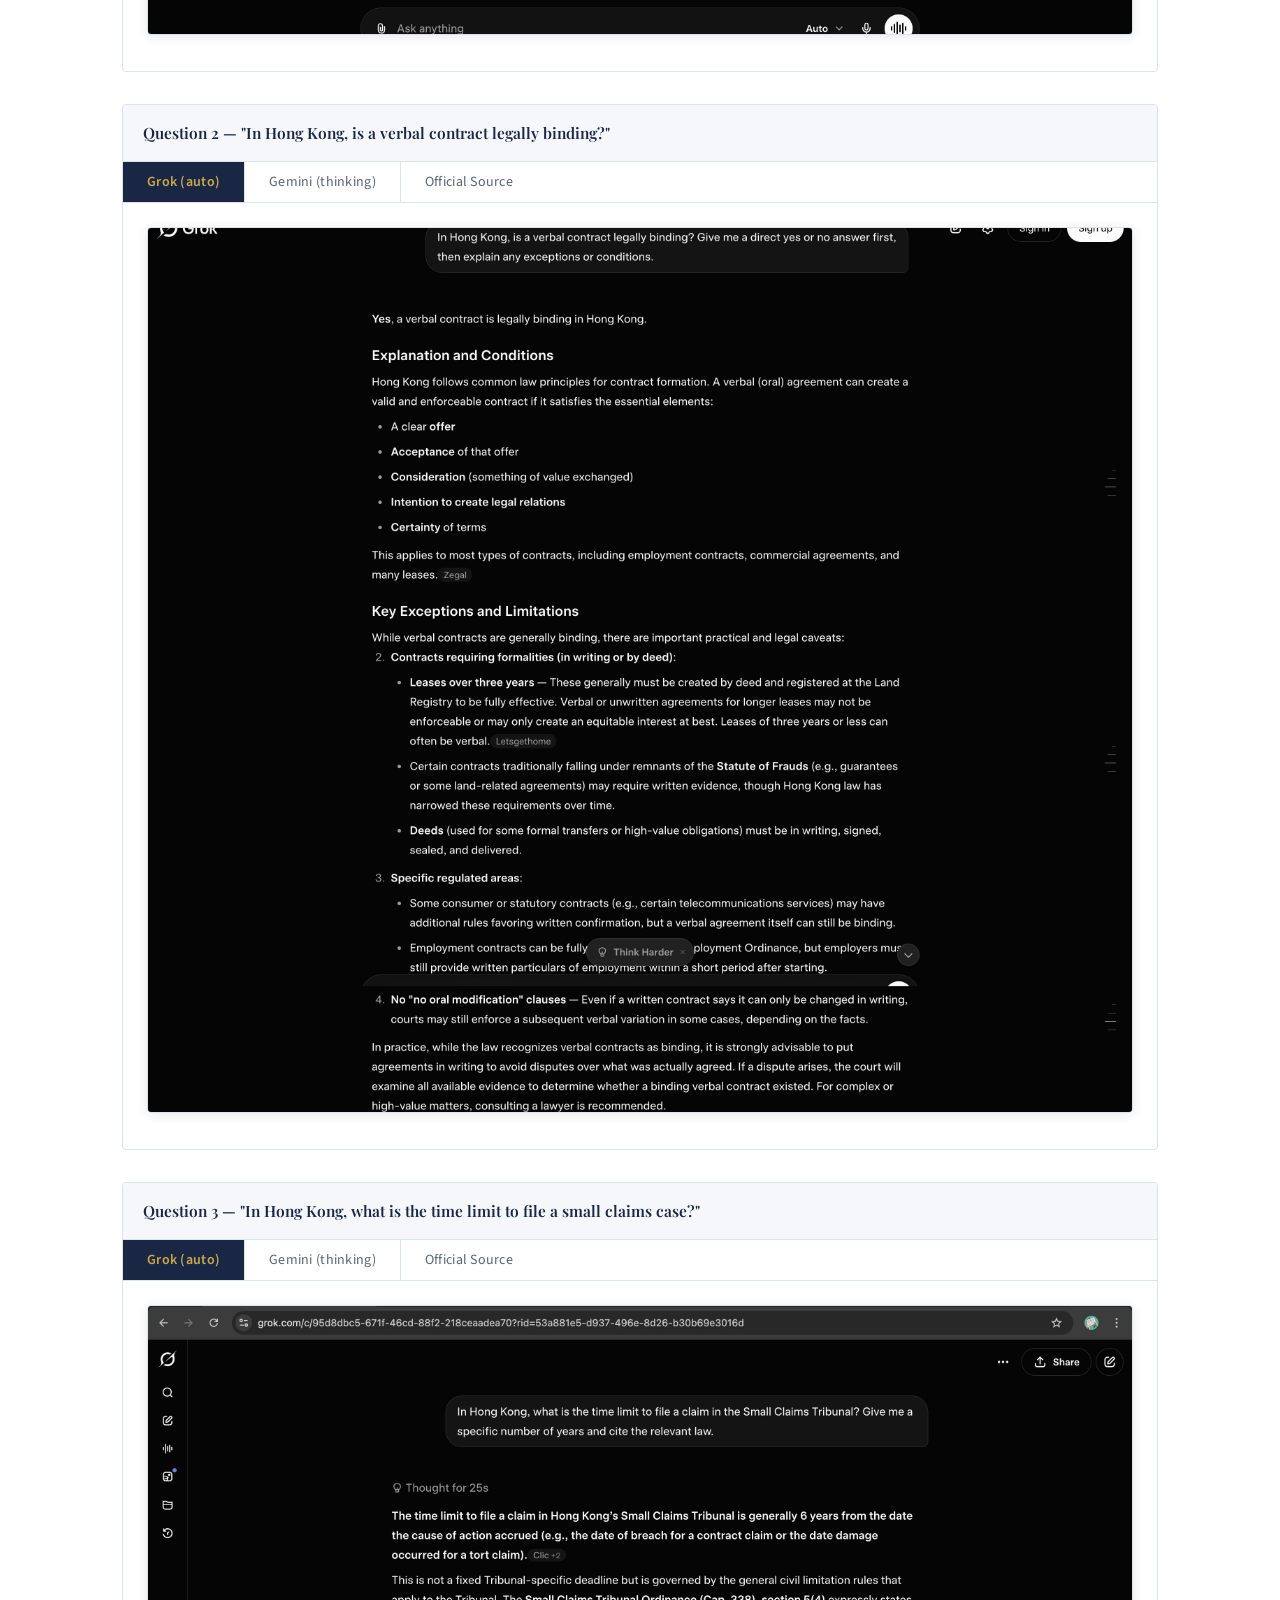
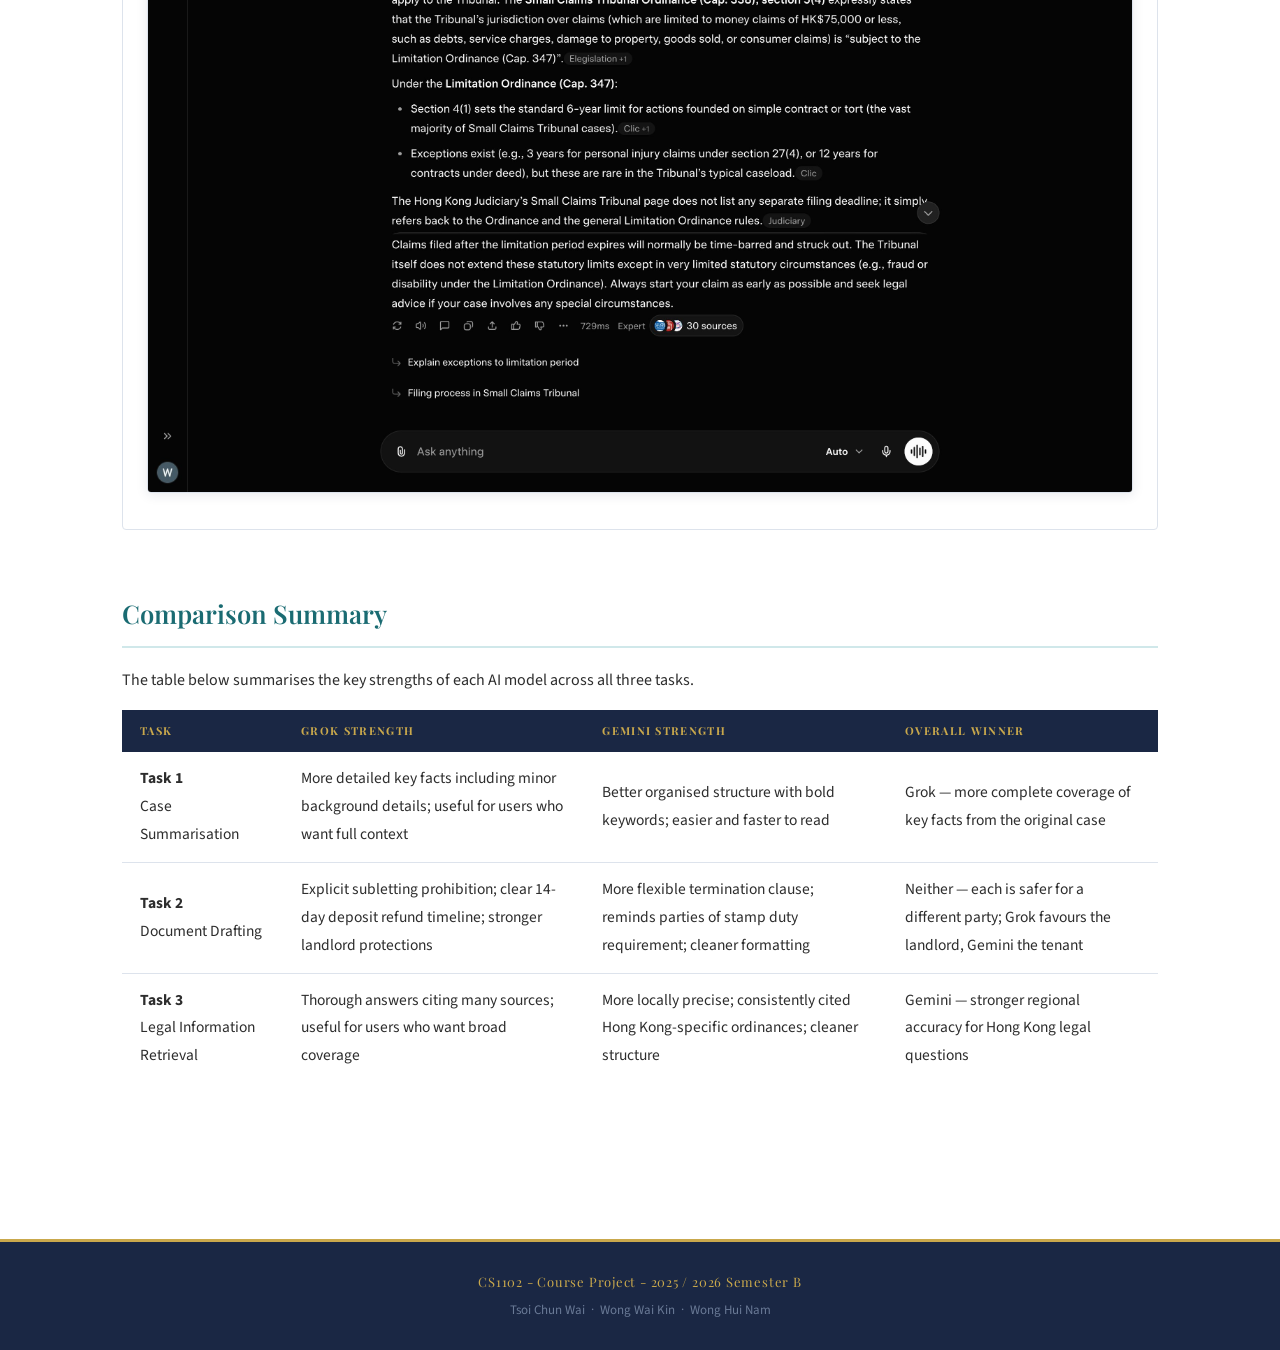
<file: experience.html>
<!DOCTYPE html>
<html lang="en">
<head>
  <meta charset="UTF-8" />
  <meta name="viewport" content="width=device-width, initial-scale=1.0" />
  <title>Experience — CS1102 Group Project</title>
  <link rel="stylesheet" href="style.css" />
</head>
<body>

<nav>
  <div class="nav-inner">
    <a class="nav-brand" href="index.html">CS1102 — LLM for Legal Applications</a>
    <ul class="nav-links">
      <li><a href="index.html">Home</a></li>
      <li><a href="background.html">Background</a></li>
      <li><a href="experience.html">Experience</a></li>
      <li><a href="discovery.html">Discoveries</a></li>
      <li><a href="references.html">References</a></li>
    </ul>
  </div>
</nav>

<header class="page-header">
  <span class="eyebrow">Our Experiment</span>
  <h1>Experience</h1>
  <p class="sub">Testing Grok and Gemini across three real Hong Kong legal tasks</p>
</header>

<main>

  <section>
    <p>
      We structured our experiment around three distinct tasks that represent different ways
      LLMs are used in legal work. For each task, we used both Grok (auto mode) and Gemini
      (thinking mode) with identical prompts, then compared their outputs and assessed their
      usefulness for both legal professionals and the general public.
    </p>
  </section>


  <!-- ════════════════ TASK 1 ════════════════ -->
  <section id="task1">
    <span class="task-badge">Task 1</span>
    <h2>Case Summarisation</h2>

    <p>
      In task 1, we tested two AI models, Grok (auto) and Gemini (thinking). We want to test
      whether AI can perform accurately when doing case summarization. We found a case from
      HKLII and sent the whole case, including key facts, conclusion, etc., to AI to see whether it
      can summarize the case for someone who does not have legal knowledge, and provide all
      the information accurately.
    </p>
    <p>
      We found that both AI can perform accurately, and they can list out all the key facts by using
      some simple words for the user to understand. Moreover, they can find out the legal issue
      and the result of the case. Overall, Gemini can organize better than Grok, but Grok can
      provide more detailed key facts. Since people are more focused on the case, the more key
      facts included, the better for them to understand. Although some key facts that Grok
      provided may not be useful, sometimes those that are not useful may show some intention
      of the plaintiff or defendant, so Grok is performing better.
    </p>

    <!-- Tab switcher: Grok | Gemini -->
    <div class="tab-block">
      <div class="tab-question">AI Responses — Case: Lui King Chun v. Kinzie [2024] HKDC 599</div>
      <div class="tab-buttons">
        <button class="tab-btn active" onclick="switchTab(this, 't1-grok')">Grok (auto)</button>
        <button class="tab-btn"        onclick="switchTab(this, 't1-gemini')">Gemini (thinking)</button>
      </div>

      <div id="t1-grok" class="tab-panel active">
        <!--
          SCREENSHOT FILE: images/task1-grok.png
          Save your full-screen screenshot of Grok's response as task1-grok.png
          and place it in the images/ folder.
        -->
        <div class="screenshot-card">
          <img src="images/task1-grok.png"
               alt="Screenshot: Grok (auto) response — case summarisation"
               onerror="this.style.display='none';this.nextElementSibling.style.display='block'">
          <div class="screenshot-ph" style="display:none">
            [TASK 1 — GROK SCREENSHOT]<br>
            <span class="ph-label">images/task1-grok.png</span>
          </div>
        </div>
      </div>

      <div id="t1-gemini" class="tab-panel">
        <!--
          SCREENSHOT FILE: images/task1-gemini.png
          Save your full-screen screenshot of Gemini's response as task1-gemini.png
          and place it in the images/ folder.
        -->
        <div class="screenshot-card">
          <img src="images/task1-gemini.png"
               alt="Screenshot: Gemini (thinking) response — case summarisation"
               onerror="this.style.display='none';this.nextElementSibling.style.display='block'">
          <div class="screenshot-ph" style="display:none">
            [TASK 1 — GEMINI SCREENSHOT]<br>
            <span class="ph-label">images/task1-gemini.png</span>
          </div>
        </div>
      </div>
    </div>

    <div class="analysis">
      <div class="analysis-label">Analysis</div>
      <p>
        Grok performs better than Gemini because it includes the original case key fact. The Gemini
        AI missed some key facts from the original case. Although those key facts are not important,
        it is still useful for the audience to know more background of the case. Therefore, Grok is
        more suitable for someone who does not have any legal knowledge or someone who wants
        to know all the key facts instead of just focusing on important facts. Both of the AIs provide a
        correct legal issue and final decision of the court. They did not miss any information.
      </p>
    </div>
  </section>


  <!-- ════════════════ TASK 2 ════════════════ -->
  <section id="task2">
    <span class="task-badge">Task 2</span>
    <h2>Document Drafting</h2>

    <p>
      For Task 2, we tested whether Grok and Gemini could draft a realistic Hong Kong room
      rental agreement from scratch. We gave both models the same scenario: a landlord named
      Mr Chan renting a room to a tenant named Sarah at HK$8,000 per month with a two month
      deposit and basic house rules. We then asked Gemini to review Grok's agreement and
      identify any missing or legally risky clauses. This allowed us to test not just drafting ability
      but also whether AI can critically evaluate another AI's legal output.
    </p>

    <!-- Tab switcher: Grok Agreement | Gemini Agreement | Gemini Review -->
    <div class="tab-block">
      <div class="tab-question">Rental Agreement Drafting — Mr Chan and Sarah, HK$8,000/month</div>
      <div class="tab-buttons">
        <button class="tab-btn active" onclick="switchTab(this, 't2-grok')">Grok's Agreement</button>
        <button class="tab-btn"        onclick="switchTab(this, 't2-gemini')">Gemini's Agreement</button>
        <button class="tab-btn"        onclick="switchTab(this, 't2-review')">Gemini's Review of Grok</button>
      </div>

      <div id="t2-grok" class="tab-panel active">
        <!--
          SCREENSHOT FILE: images/task2-grok-agreement.png
          Full-screen screenshot of Grok's generated rental agreement.
        -->
        <div class="screenshot-card">
          <img src="images/task2-grok-agreement.png"
               alt="Screenshot: Grok's generated room rental agreement"
               onerror="this.style.display='none';this.nextElementSibling.style.display='block'">
          <div class="screenshot-ph" style="display:none">
            [TASK 2 — GROK RENTAL AGREEMENT SCREENSHOT]<br>
            <span class="ph-label">images/task2-grok-agreement.png</span>
          </div>
        </div>
      </div>

      <div id="t2-gemini" class="tab-panel">
        <!--
          SCREENSHOT FILE: images/task2-gemini-agreement.png
          Full-screen screenshot of Gemini's generated rental agreement.
        -->
        <div class="screenshot-card">
          <img src="images/task2-gemini-agreement.png"
               alt="Screenshot: Gemini's generated room rental agreement"
               onerror="this.style.display='none';this.nextElementSibling.style.display='block'">
          <div class="screenshot-ph" style="display:none">
            [TASK 2 — GEMINI RENTAL AGREEMENT SCREENSHOT]<br>
            <span class="ph-label">images/task2-gemini-agreement.png</span>
          </div>
        </div>
      </div>

      <div id="t2-review" class="tab-panel">
        <!--
          SCREENSHOT FILE: images/task2-gemini-review.png
          Full-screen screenshot of Gemini's review of Grok's agreement.
        -->
        <div class="screenshot-card">
          <img src="images/task2-gemini-review.png"
               alt="Screenshot: Gemini's review of Grok's rental agreement"
               onerror="this.style.display='none';this.nextElementSibling.style.display='block'">
          <div class="screenshot-ph" style="display:none">
            [TASK 2 — GEMINI'S REVIEW OF GROK'S AGREEMENT SCREENSHOT]<br>
            <span class="ph-label">images/task2-gemini-review.png</span>
          </div>
        </div>
      </div>
    </div>

    <div class="analysis">
      <div class="analysis-label">What did each AI include or miss?</div>
      <p>
        Firstly, in terms of tenancy and termination rights. In Hong Kong, the market standard is
        actually a 1-year fixed + 1-year optional term. However, Grok's version is a pure one-year
        "hard term". This means that even if the tenant wants to move out after living there for 11
        months, they may still be responsible for the remaining month's rent, while Gemini's version
        is more flexible, allowing either party to terminate after one year by giving one month's
        notice.
      </p>
      <p>
        Secondly, considering the security deposit clause. While Hong Kong law does not impose
        a statutory cap on security deposits for general private tenancies, market practice almost
        universally dictates a deposit of two months' rent. Grok specifies that the deposit shall be
        refunded within 14 days after deductions. Gemini does not specify the number of days.
        While the law suggests "as soon as reasonably practicable," specifying a clear number of
        days helps avoid disputes later.
      </p>
      <p>
        Lastly, on the issue of subletting, although common law allows it by default when a contract
        is silent, most landlords expect a strict prohibition to be included. Grok prohibits subletting,
        closing this loophole. Gemini does not mention subletting at all. This means that, legally, the
        tenant has the right to sublet without your consent, which is a significant risk in a
        shared-living scenario.
      </p>
    </div>

    <div class="analysis" style="margin-top:16px;">
      <div class="analysis-label">Was one safer than the other?</div>
      <p>
        No single agreement is definitively safer. Grok's version is safer for the landlord, as it
        contains express prohibitions on subletting, clear rules, and rights of access. However, its
        "late fee" clause is legally vulnerable. Gemini's version is safer for the tenant, offering a
        clearer path to terminate the lease after one year and reminding the landlord of the legal
        necessity of stamping. Nevertheless, its silence on subletting and access rights creates
        dangerous legal loopholes for the property owner.
      </p>
    </div>
  </section>


  <!-- ════════════════ TASK 3 ════════════════ -->
  <section id="task3">
    <span class="task-badge">Task 3</span>
    <h2>Legal Information Retrieval</h2>

    <p>
      For Task 3, we tested two AI models, Grok and Gemini, by asking them the same three
      Hong Kong legal questions and comparing their answers against official sources from the
      Rating and Valuation Department and the Community Legal Information Centre to see which
      model was more accurate and useful for both legal professionals and the general public. We
      selected three questions that are commonly relevant to everyday life in Hong Kong: the
      minimum notice period a landlord must give a tenant to vacate, whether a verbal contract is
      legally binding, and the time limit to file a claim in the Small Claims Tribunal. We chose these
      three questions because they represent some of the most common legal situations that
      Hong Kong residents face in everyday life, according to the Hong Kong Department of
      Justice's Tel-Law Scheme, which makes them a good way to test whether AI can be
      genuinely helpful in practical legal scenarios.
    </p>
    <p>
      Overall, both models were accurate across all three questions, but they differed significantly
      in how they presented the information. Gemini gave more organised responses with clear
      structure and summary tables that were easy to follow, while Grok provided very detailed
      answers that felt more like a search engine compiling information from multiple sources,
      which meant the answers were thorough but required more effort to read and understand.
    </p>
    <p>
      We found that while both AI models can be a useful starting point for getting a basic
      understanding of a legal topic, their responses often contained legal terminology such as
      "cause of action", "periodic tenancy" and ordinance references like "Cap. 347" without
      explanation, which would be difficult for someone with no legal background to fully
      understand. For legal professionals, both tools could serve as a quick reference when they
      already know the answer but need a fast fact check. However, we noticed that both AIs cited
      their sources in small tags that most users would likely miss, and since LLMs use parametric
      memory rather than recalling verified facts, there is always a risk of confabulation where the
      AI produces a confident but inaccurate answer that general users would have no way to
      detect.
    </p>

    <!-- ── Question 1 ── -->
    <div class="tab-block">
      <div class="tab-question">
        Question 1 — "In Hong Kong, what is the minimum notice period a landlord must give a tenant to vacate?"
      </div>
      <div class="tab-buttons">
        <button class="tab-btn active" onclick="switchTab(this, 'q1-grok')">Grok (auto)</button>
        <button class="tab-btn"        onclick="switchTab(this, 'q1-gemini')">Gemini (thinking)</button>
        <button class="tab-btn"        onclick="switchTab(this, 'q1-verify')">Official Source</button>
      </div>
      <div id="q1-grok" class="tab-panel active">
        <div class="screenshot-card">
          <img src="images/task3-q1-grok.png"
               alt="Screenshot: Grok response — Question 1"
               onerror="this.style.display='none';this.nextElementSibling.style.display='block'">
          <div class="screenshot-ph" style="display:none">
            [TASK 3 — Q1 GROK SCREENSHOT]<br>
            <span class="ph-label">images/task3-q1-grok.png</span>
          </div>
        </div>
      </div>
      <div id="q1-gemini" class="tab-panel">
        <div class="screenshot-card">
          <img src="images/task3-q1-gemini.png"
               alt="Screenshot: Gemini response — Question 1"
               onerror="this.style.display='none';this.nextElementSibling.style.display='block'">
          <div class="screenshot-ph" style="display:none">
            [TASK 3 — Q1 GEMINI SCREENSHOT]<br>
            <span class="ph-label">images/task3-q1-gemini.png</span>
          </div>
        </div>
      </div>
      <div id="q1-verify" class="tab-panel">
        <div class="screenshot-card">
          <img src="images/task3-q1-verify.png"
               alt="Screenshot: Official source verification — Question 1"
               onerror="this.style.display='none';this.nextElementSibling.style.display='block'">
          <div class="screenshot-ph" style="display:none">
            [TASK 3 — Q1 OFFICIAL SOURCE SCREENSHOT]<br>
            <span class="ph-label">images/task3-q1-verify.png</span>
          </div>
        </div>
      </div>
    </div>

    <!-- ── Question 2 ── -->
    <div class="tab-block">
      <div class="tab-question">
        Question 2 — "In Hong Kong, is a verbal contract legally binding?"
      </div>
      <div class="tab-buttons">
        <button class="tab-btn active" onclick="switchTab(this, 'q2-grok')">Grok (auto)</button>
        <button class="tab-btn"        onclick="switchTab(this, 'q2-gemini')">Gemini (thinking)</button>
        <button class="tab-btn"        onclick="switchTab(this, 'q2-verify')">Official Source</button>
      </div>
      <div id="q2-grok" class="tab-panel active">
        <div class="screenshot-card">
          <img src="images/task3-q2-grok.png"
               alt="Screenshot: Grok response — Question 2"
               onerror="this.style.display='none';this.nextElementSibling.style.display='block'">
          <div class="screenshot-ph" style="display:none">
            [TASK 3 — Q2 GROK SCREENSHOT]<br>
            <span class="ph-label">images/task3-q2-grok.png</span>
          </div>
        </div>
      </div>
      <div id="q2-gemini" class="tab-panel">
        <div class="screenshot-card">
          <img src="images/task3-q2-gemini.png"
               alt="Screenshot: Gemini response — Question 2"
               onerror="this.style.display='none';this.nextElementSibling.style.display='block'">
          <div class="screenshot-ph" style="display:none">
            [TASK 3 — Q2 GEMINI SCREENSHOT]<br>
            <span class="ph-label">images/task3-q2-gemini.png</span>
          </div>
        </div>
      </div>
      <div id="q2-verify" class="tab-panel">
        <div class="screenshot-card">
          <img src="images/task3-q2-verify.png"
               alt="Screenshot: Official source verification — Question 2"
               onerror="this.style.display='none';this.nextElementSibling.style.display='block'">
          <div class="screenshot-ph" style="display:none">
            [TASK 3 — Q2 OFFICIAL SOURCE SCREENSHOT]<br>
            <span class="ph-label">images/task3-q2-verify.png</span>
          </div>
        </div>
      </div>
    </div>

    <!-- ── Question 3 ── -->
    <div class="tab-block">
      <div class="tab-question">
        Question 3 — "In Hong Kong, what is the time limit to file a small claims case?"
      </div>
      <div class="tab-buttons">
        <button class="tab-btn active" onclick="switchTab(this, 'q3-grok')">Grok (auto)</button>
        <button class="tab-btn"        onclick="switchTab(this, 'q3-gemini')">Gemini (thinking)</button>
        <button class="tab-btn"        onclick="switchTab(this, 'q3-verify')">Official Source</button>
      </div>
      <div id="q3-grok" class="tab-panel active">
        <div class="screenshot-card">
          <img src="images/task3-q3-grok.png"
               alt="Screenshot: Grok response — Question 3"
               onerror="this.style.display='none';this.nextElementSibling.style.display='block'">
          <div class="screenshot-ph" style="display:none">
            [TASK 3 — Q3 GROK SCREENSHOT]<br>
            <span class="ph-label">images/task3-q3-grok.png</span>
          </div>
        </div>
      </div>
      <div id="q3-gemini" class="tab-panel">
        <div class="screenshot-card">
          <img src="images/task3-q3-gemini.png"
               alt="Screenshot: Gemini response — Question 3"
               onerror="this.style.display='none';this.nextElementSibling.style.display='block'">
          <div class="screenshot-ph" style="display:none">
            [TASK 3 — Q3 GEMINI SCREENSHOT]<br>
            <span class="ph-label">images/task3-q3-gemini.png</span>
          </div>
        </div>
      </div>
      <div id="q3-verify" class="tab-panel">
        <div class="screenshot-card">
          <img src="images/task3-q3-verify.png"
               alt="Screenshot: Official source verification — Question 3"
               onerror="this.style.display='none';this.nextElementSibling.style.display='block'">
          <div class="screenshot-ph" style="display:none">
            [TASK 3 — Q3 OFFICIAL SOURCE SCREENSHOT]<br>
            <span class="ph-label">images/task3-q3-verify.png</span>
          </div>
        </div>
      </div>
    </div>

  </section>


  <!-- ════════════════ COMPARISON SUMMARY ════════════════ -->
  <section id="summary">
    <h2>Comparison Summary</h2>
    <p>The table below summarises the key strengths of each AI model across all three tasks.</p>
    <table class="members-table">
      <thead>
        <tr>
          <th>Task</th>
          <th>Grok Strength</th>
          <th>Gemini Strength</th>
          <th>Overall Winner</th>
        </tr>
      </thead>
      <tbody>
        <tr>
          <td><strong>Task 1</strong><br>Case Summarisation</td>
          <td>More detailed key facts including minor background details; useful for users who want full context</td>
          <td>Better organised structure with bold keywords; easier and faster to read</td>
          <td>Grok — more complete coverage of key facts from the original case</td>
        </tr>
        <tr>
          <td><strong>Task 2</strong><br>Document Drafting</td>
          <td>Explicit subletting prohibition; clear 14-day deposit refund timeline; stronger landlord protections</td>
          <td>More flexible termination clause; reminds parties of stamp duty requirement; cleaner formatting</td>
          <td>Neither — each is safer for a different party; Grok favours the landlord, Gemini the tenant</td>
        </tr>
        <tr>
          <td><strong>Task 3</strong><br>Legal Information Retrieval</td>
          <td>Thorough answers citing many sources; useful for users who want broad coverage</td>
          <td>More locally precise; consistently cited Hong Kong-specific ordinances; cleaner structure</td>
          <td>Gemini — stronger regional accuracy for Hong Kong legal questions</td>
        </tr>
      </tbody>
    </table>
  </section>

</main>

<footer>
  <p class="footer-course">CS1102 - Course Project - 2025 / 2026 Semester B</p>
  <p class="footer-members">Tsoi Chun Wai &nbsp;·&nbsp; Wong Wai Kin &nbsp;·&nbsp; Wong Hui Nam</p>
</footer>

<script>
  // Active nav link
  const page = location.pathname.split('/').pop() || 'index.html';
  document.querySelectorAll('.nav-links a').forEach(a => {
    if (a.getAttribute('href') === page) a.classList.add('active');
  });

  // Tab switcher
  function switchTab(btn, panelId) {
    const block = btn.closest('.tab-block');
    block.querySelectorAll('.tab-btn').forEach(b => b.classList.remove('active'));
    block.querySelectorAll('.tab-panel').forEach(p => p.classList.remove('active'));
    btn.classList.add('active');
    document.getElementById(panelId).classList.add('active');
  }
</script>

</body>
</html>
</file>
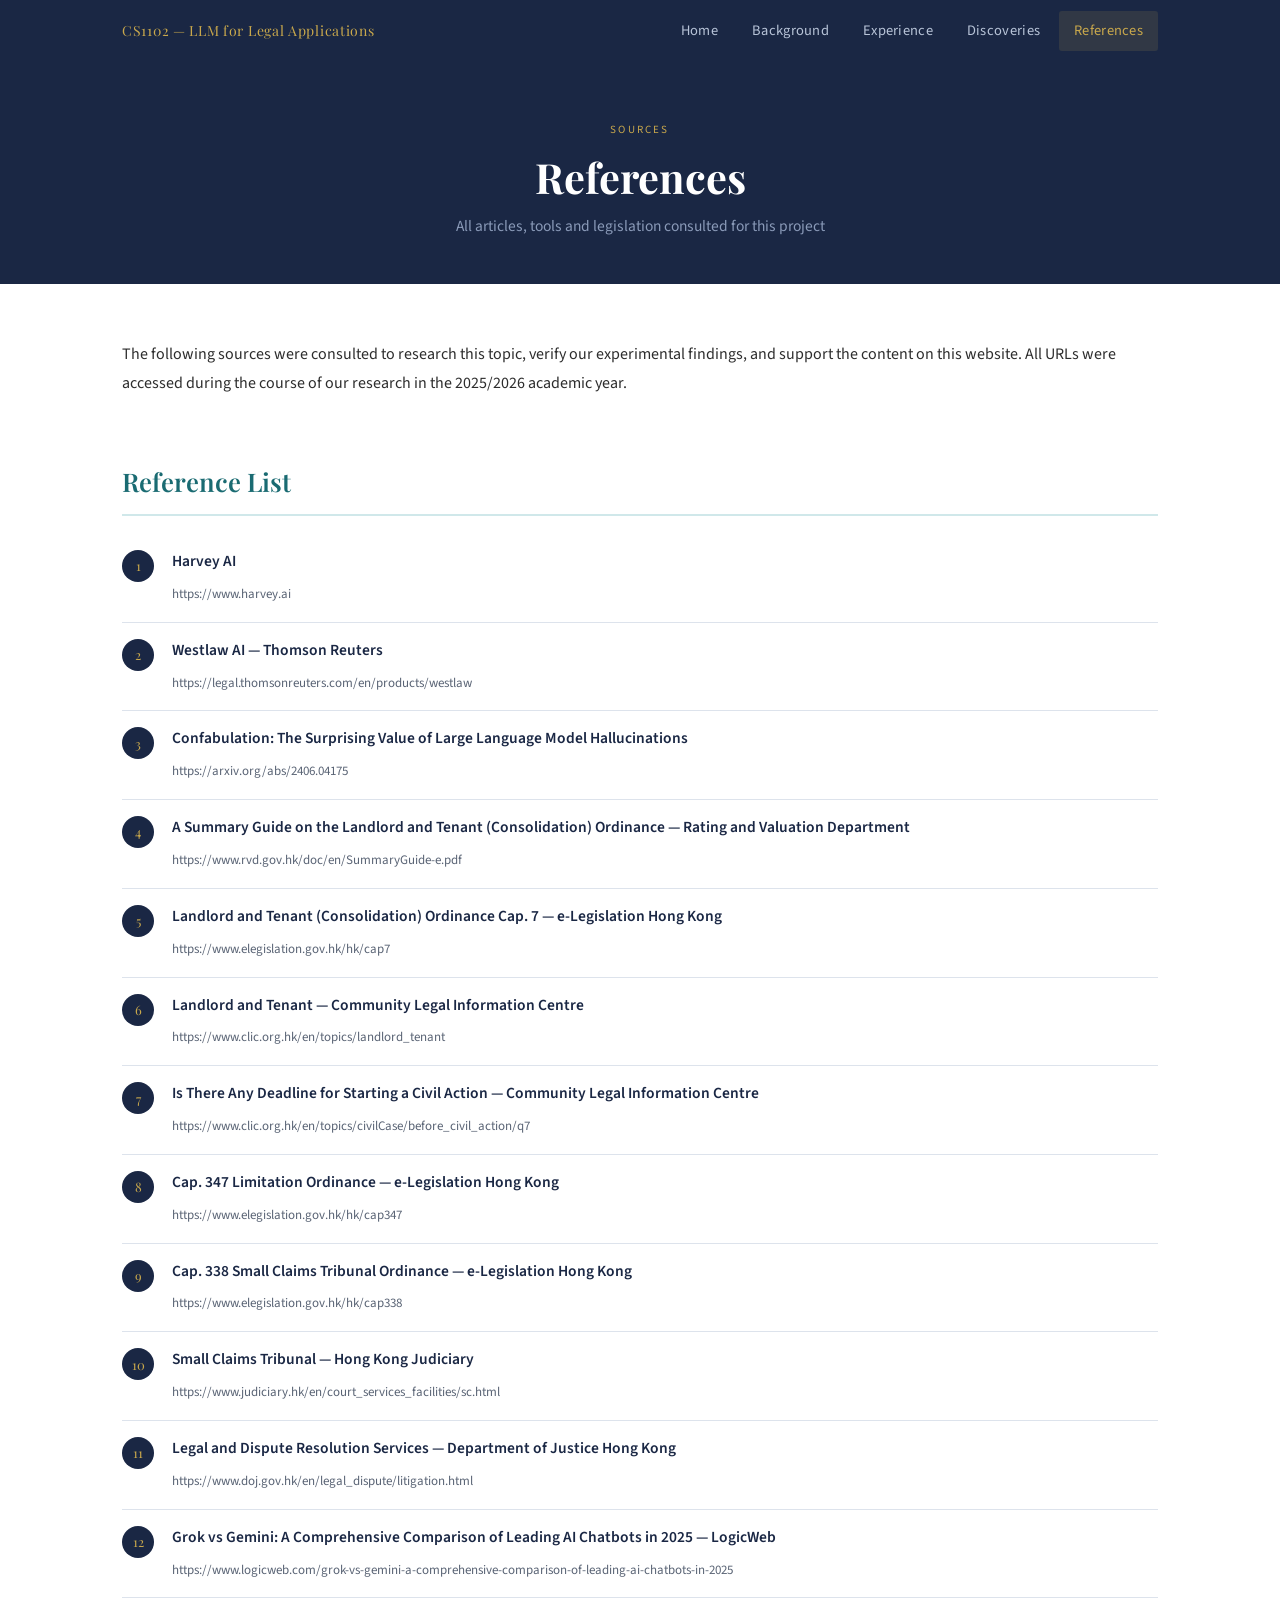
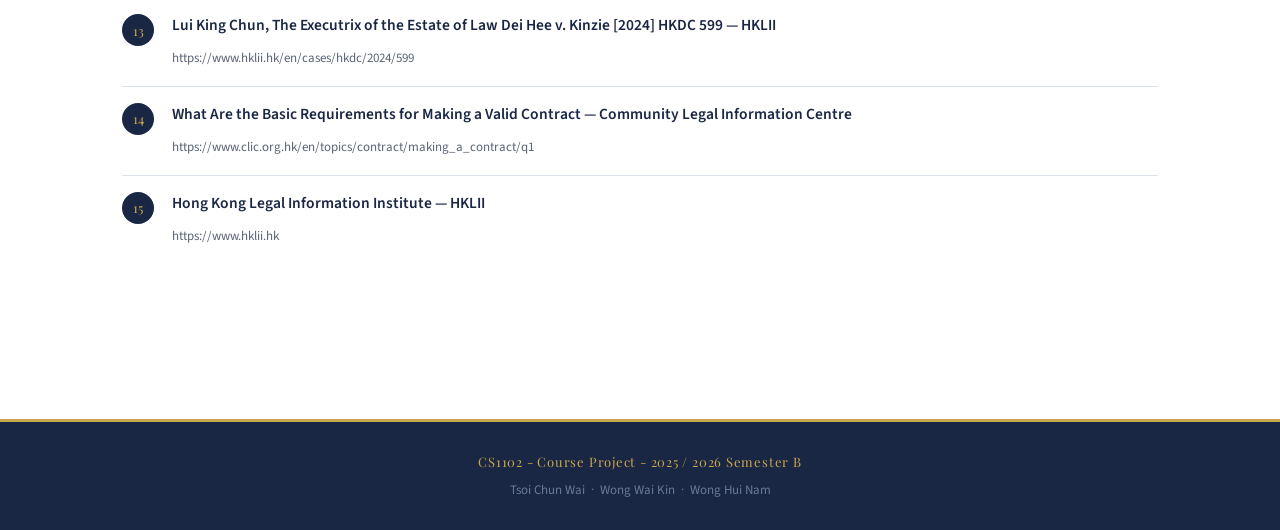
<file: references.html>
<!DOCTYPE html>
<html lang="en">
<head>
  <meta charset="UTF-8" />
  <meta name="viewport" content="width=device-width, initial-scale=1.0" />
  <title>References — CS1102 Group Project</title>
  <link rel="stylesheet" href="style.css" />
</head>
<body>

<nav>
  <div class="nav-inner">
    <a class="nav-brand" href="index.html">CS1102 — LLM for Legal Applications</a>
    <ul class="nav-links">
      <li><a href="index.html">Home</a></li>
      <li><a href="background.html">Background</a></li>
      <li><a href="experience.html">Experience</a></li>
      <li><a href="discovery.html">Discoveries</a></li>
      <li><a href="references.html">References</a></li>
    </ul>
  </div>
</nav>

<header class="page-header">
  <span class="eyebrow">Sources</span>
  <h1>References</h1>
  <p class="sub">All articles, tools and legislation consulted for this project</p>
</header>

<main>

  <section>
    <p>
      The following sources were consulted to research this topic, verify our experimental
      findings, and support the content on this website. All URLs were accessed during the
      course of our research in the 2025/2026 academic year.
    </p>
  </section>

  <section>
    <h2>Reference List</h2>
    <ol class="ref-list">

      <li>
        <div class="ref-num"></div>
        <div class="ref-body">
          <span class="ref-title">
            <a href="https://www.harvey.ai" target="_blank" rel="noopener">Harvey AI</a>
          </span>
          <span class="ref-url">https://www.harvey.ai</span>
        </div>
      </li>

      <li>
        <div class="ref-num"></div>
        <div class="ref-body">
          <span class="ref-title">
            <a href="https://legal.thomsonreuters.com/en/products/westlaw" target="_blank" rel="noopener">
              Westlaw AI — Thomson Reuters
            </a>
          </span>
          <span class="ref-url">https://legal.thomsonreuters.com/en/products/westlaw</span>
        </div>
      </li>

      <li>
        <div class="ref-num"></div>
        <div class="ref-body">
          <span class="ref-title">
            <a href="https://arxiv.org/abs/2406.04175" target="_blank" rel="noopener">
              Confabulation: The Surprising Value of Large Language Model Hallucinations
            </a>
          </span>
          <span class="ref-url">https://arxiv.org/abs/2406.04175</span>
        </div>
      </li>

      <li>
        <div class="ref-num"></div>
        <div class="ref-body">
          <span class="ref-title">
            <a href="https://www.rvd.gov.hk/doc/en/SummaryGuide-e.pdf" target="_blank" rel="noopener">
              A Summary Guide on the Landlord and Tenant (Consolidation) Ordinance — Rating and Valuation Department
            </a>
          </span>
          <span class="ref-url">https://www.rvd.gov.hk/doc/en/SummaryGuide-e.pdf</span>
        </div>
      </li>

      <li>
        <div class="ref-num"></div>
        <div class="ref-body">
          <span class="ref-title">
            <a href="https://www.elegislation.gov.hk/hk/cap7" target="_blank" rel="noopener">
              Landlord and Tenant (Consolidation) Ordinance Cap. 7 — e-Legislation Hong Kong
            </a>
          </span>
          <span class="ref-url">https://www.elegislation.gov.hk/hk/cap7</span>
        </div>
      </li>

      <li>
        <div class="ref-num"></div>
        <div class="ref-body">
          <span class="ref-title">
            <a href="https://www.clic.org.hk/en/topics/landlord_tenant" target="_blank" rel="noopener">
              Landlord and Tenant — Community Legal Information Centre
            </a>
          </span>
          <span class="ref-url">https://www.clic.org.hk/en/topics/landlord_tenant</span>
        </div>
      </li>

      <li>
        <div class="ref-num"></div>
        <div class="ref-body">
          <span class="ref-title">
            <a href="https://www.clic.org.hk/en/topics/civilCase/before_civil_action/q7" target="_blank" rel="noopener">
              Is There Any Deadline for Starting a Civil Action — Community Legal Information Centre
            </a>
          </span>
          <span class="ref-url">https://www.clic.org.hk/en/topics/civilCase/before_civil_action/q7</span>
        </div>
      </li>

      <li>
        <div class="ref-num"></div>
        <div class="ref-body">
          <span class="ref-title">
            <a href="https://www.elegislation.gov.hk/hk/cap347" target="_blank" rel="noopener">
              Cap. 347 Limitation Ordinance — e-Legislation Hong Kong
            </a>
          </span>
          <span class="ref-url">https://www.elegislation.gov.hk/hk/cap347</span>
        </div>
      </li>

      <li>
        <div class="ref-num"></div>
        <div class="ref-body">
          <span class="ref-title">
            <a href="https://www.elegislation.gov.hk/hk/cap338" target="_blank" rel="noopener">
              Cap. 338 Small Claims Tribunal Ordinance — e-Legislation Hong Kong
            </a>
          </span>
          <span class="ref-url">https://www.elegislation.gov.hk/hk/cap338</span>
        </div>
      </li>

      <li>
        <div class="ref-num"></div>
        <div class="ref-body">
          <span class="ref-title">
            <a href="https://www.judiciary.hk/en/court_services_facilities/sc.html" target="_blank" rel="noopener">
              Small Claims Tribunal — Hong Kong Judiciary
            </a>
          </span>
          <span class="ref-url">https://www.judiciary.hk/en/court_services_facilities/sc.html</span>
        </div>
      </li>

      <li>
        <div class="ref-num"></div>
        <div class="ref-body">
          <span class="ref-title">
            <a href="https://www.doj.gov.hk/en/legal_dispute/litigation.html" target="_blank" rel="noopener">
              Legal and Dispute Resolution Services — Department of Justice Hong Kong
            </a>
          </span>
          <span class="ref-url">https://www.doj.gov.hk/en/legal_dispute/litigation.html</span>
        </div>
      </li>

      <li>
        <div class="ref-num"></div>
        <div class="ref-body">
          <span class="ref-title">
            <a href="https://www.logicweb.com/grok-vs-gemini-a-comprehensive-comparison-of-leading-ai-chatbots-in-2025" target="_blank" rel="noopener">
              Grok vs Gemini: A Comprehensive Comparison of Leading AI Chatbots in 2025 — LogicWeb
            </a>
          </span>
          <span class="ref-url">https://www.logicweb.com/grok-vs-gemini-a-comprehensive-comparison-of-leading-ai-chatbots-in-2025</span>
        </div>
      </li>

      <li>
        <div class="ref-num"></div>
        <div class="ref-body">
          <span class="ref-title">
            <a href="https://www.hklii.hk/en/cases/hkdc/2024/599" target="_blank" rel="noopener">
              Lui King Chun, The Executrix of the Estate of Law Dei Hee v. Kinzie [2024] HKDC 599 — HKLII
            </a>
          </span>
          <span class="ref-url">https://www.hklii.hk/en/cases/hkdc/2024/599</span>
        </div>
      </li>

      <li>
        <div class="ref-num"></div>
        <div class="ref-body">
          <span class="ref-title">
            <a href="https://www.clic.org.hk/en/topics/contract/making_a_contract/q1" target="_blank" rel="noopener">
              What Are the Basic Requirements for Making a Valid Contract — Community Legal Information Centre
            </a>
          </span>
          <span class="ref-url">https://www.clic.org.hk/en/topics/contract/making_a_contract/q1</span>
        </div>
      </li>

      <li>
        <div class="ref-num"></div>
        <div class="ref-body">
          <span class="ref-title">
            <a href="https://www.hklii.hk" target="_blank" rel="noopener">
              Hong Kong Legal Information Institute — HKLII
            </a>
          </span>
          <span class="ref-url">https://www.hklii.hk</span>
        </div>
      </li>

    </ol>
  </section>

</main>

<footer>
  <p class="footer-course">CS1102 - Course Project - 2025 / 2026 Semester B</p>
  <p class="footer-members">Tsoi Chun Wai &nbsp;·&nbsp; Wong Wai Kin &nbsp;·&nbsp; Wong Hui Nam</p>
</footer>

<script>
  const page = location.pathname.split('/').pop() || 'index.html';
  document.querySelectorAll('.nav-links a').forEach(a => {
    if (a.getAttribute('href') === page) a.classList.add('active');
  });
</script>

</body>
</html>
</file>
<file: style.css>
@import url('https://fonts.googleapis.com/css2?family=Playfair+Display:ital,wght@0,400;0,600;0,700;1,400&family=Source+Sans+Pro:wght@300;400;600&display=swap');

/* ── CSS Variables ── */
:root {
  --navy:    #1a2744;
  --white:   #ffffff;
  --teal:    #1a6b72;
  --text:    #2d2d2d;
  --muted:   #5a6475;
  --gold:    #c9a84c;
  --gold-bg: #fdf6e3;
  --bg-alt:  #f5f7fa;
  --border:  #dde3ec;
  --shadow:  0 2px 12px rgba(26, 39, 68, 0.10);
  --max:     1100px;
  --nav-h:   62px;
  --font-h:  'Playfair Display', Georgia, serif;
  --font-b:  'Source Sans Pro', Arial, sans-serif;
}

/* ── Reset ── */
*, *::before, *::after { box-sizing: border-box; margin: 0; padding: 0; }
html { scroll-behavior: smooth; }
body {
  background: var(--white);
  color: var(--text);
  font-family: var(--font-b);
  font-size: 16px;
  line-height: 1.80;
}
img { max-width: 100%; height: auto; display: block; }
a { color: var(--teal); }
a:hover { color: var(--gold); text-decoration: underline; }

/* ── Navigation ── */
nav {
  background: var(--navy);
  height: var(--nav-h);
  position: sticky;
  top: 0;
  z-index: 300;
}
.nav-inner {
  max-width: var(--max);
  margin: 0 auto;
  height: 100%;
  display: flex;
  align-items: center;
  justify-content: space-between;
  padding: 0 32px;
}
.nav-brand {
  font-family: var(--font-h);
  font-size: 14px;
  color: var(--gold);
  text-decoration: none;
  letter-spacing: 0.05em;
  white-space: nowrap;
}
.nav-brand:hover { color: #e0bf72; text-decoration: none; }
.nav-links {
  display: flex;
  list-style: none;
  gap: 4px;
}
.nav-links a {
  display: block;
  padding: 7px 15px;
  color: #b8c4d8;
  text-decoration: none;
  font-size: 14.5px;
  letter-spacing: 0.02em;
  border-radius: 3px;
  transition: color .18s, background .18s;
}
.nav-links a:hover { color: var(--white); background: rgba(255,255,255,.08); }
.nav-links a.active { color: var(--gold); background: rgba(201,168,76,.13); }

/* ── Page Header ── */
.page-header {
  background: var(--navy);
  padding: 52px 32px 44px;
  text-align: center;
}
.page-header .eyebrow {
  display: inline-block;
  font-size: 11px;
  letter-spacing: 0.20em;
  text-transform: uppercase;
  color: var(--gold);
  margin-bottom: 12px;
}
.page-header h1 {
  font-family: var(--font-h);
  font-size: clamp(1.9rem, 4vw, 2.6rem);
  color: var(--white);
  line-height: 1.22;
  font-weight: 700;
}
.page-header .sub {
  margin-top: 10px;
  color: #8a9ab8;
  font-size: 15.5px;
}

/* ── Hero (index only) ── */
.hero {
  background: var(--navy);
  padding: 72px 32px 64px;
  text-align: center;
}
.hero .badge {
  display: inline-block;
  font-size: 11px;
  letter-spacing: 0.20em;
  text-transform: uppercase;
  color: var(--gold);
  border: 1px solid rgba(201,168,76,.40);
  padding: 5px 18px;
  border-radius: 2px;
  margin-bottom: 22px;
}
.hero h1 {
  font-family: var(--font-h);
  font-size: clamp(2rem, 5vw, 3.2rem);
  color: var(--white);
  line-height: 1.18;
  max-width: 780px;
  margin: 0 auto 14px;
  font-weight: 700;
}
.hero .topic {
  color: #8a9ab8;
  font-size: 16px;
}

/* ── Main Content ── */
main {
  max-width: var(--max);
  margin: 0 auto;
  padding: 56px 32px 96px;
}
section { margin-bottom: 60px; }

h2 {
  font-family: var(--font-h);
  font-size: 1.60rem;
  font-weight: 600;
  color: var(--teal);
  margin-bottom: 18px;
  padding-bottom: 10px;
  border-bottom: 2px solid #d0e8ea;
}
h3 {
  font-family: var(--font-h);
  font-size: 1.15rem;
  font-weight: 600;
  color: var(--navy);
  margin: 24px 0 10px;
}
p { margin-bottom: 16px; color: var(--text); }
p:last-child { margin-bottom: 0; }

/* ── Members Table ── */
.members-table {
  width: 100%;
  border-collapse: collapse;
  font-size: 15.5px;
  margin-top: 4px;
}
.members-table thead th {
  background: var(--navy);
  color: var(--gold);
  font-family: var(--font-h);
  font-size: 11px;
  letter-spacing: 0.12em;
  text-transform: uppercase;
  padding: 11px 18px;
  text-align: left;
}
.members-table tbody td {
  padding: 13px 18px;
  border-bottom: 1px solid var(--border);
  color: var(--text);
}
.members-table tbody tr:last-child td { border-bottom: none; }
.members-table tbody tr:hover { background: var(--bg-alt); }

/* ── Techniques List ── */
.techniques-list {
  list-style: none;
  display: grid;
  grid-template-columns: repeat(auto-fill, minmax(280px, 1fr));
  gap: 10px;
  margin-top: 6px;
}
.techniques-list li {
  background: var(--bg-alt);
  border: 1px solid var(--border);
  border-left: 3px solid var(--teal);
  padding: 10px 16px;
  font-size: 15px;
  border-radius: 0 3px 3px 0;
  color: var(--text);
}

/* ── Task Badge ── */
.task-badge {
  display: inline-block;
  font-size: 11px;
  letter-spacing: 0.14em;
  text-transform: uppercase;
  background: var(--teal);
  color: var(--white);
  padding: 3px 12px;
  border-radius: 2px;
  margin-bottom: 10px;
  font-family: var(--font-b);
}

/* ── Tab Switcher ── */
.tab-block {
  border: 1px solid var(--border);
  border-radius: 4px;
  overflow: hidden;
  margin-bottom: 32px;
}
.tab-question {
  background: var(--bg-alt);
  border-bottom: 1px solid var(--border);
  padding: 14px 20px;
  font-family: var(--font-h);
  font-size: 15.5px;
  font-weight: 600;
  color: var(--navy);
}
.tab-buttons {
  display: flex;
  border-bottom: 1px solid var(--border);
}
.tab-btn {
  padding: 10px 24px;
  border: none;
  border-right: 1px solid var(--border);
  background: var(--white);
  font-family: var(--font-b);
  font-size: 14px;
  color: var(--muted);
  cursor: pointer;
  transition: background .15s, color .15s;
  letter-spacing: 0.02em;
}
.tab-btn:last-child { border-right: none; }
.tab-btn:hover { background: var(--bg-alt); color: var(--text); }
.tab-btn.active {
  background: var(--navy);
  color: var(--gold);
  font-weight: 600;
}
.tab-panel { display: none; padding: 24px; }
.tab-panel.active { display: block; }

/* ── Screenshot Card ── */
.screenshot-card {
  border: 1px solid var(--border);
  border-radius: 4px;
  box-shadow: var(--shadow);
  overflow: hidden;
  margin-bottom: 12px;
}
.screenshot-card img {
  width: 100%;
  display: block;
}
.screenshot-ph {
  background: var(--bg-alt);
  border: 2px dashed var(--border);
  border-radius: 4px;
  padding: 36px 20px;
  text-align: center;
  color: var(--muted);
  font-size: 14px;
  margin-bottom: 12px;
}
.screenshot-ph .ph-label {
  display: inline-block;
  margin-top: 8px;
  font-family: monospace;
  font-size: 12px;
  background: var(--border);
  color: var(--text);
  padding: 3px 10px;
  border-radius: 3px;
}

/* ── Discovery Cards ── */
.disc-card {
  border: 1px solid var(--border);
  border-radius: 4px;
  margin-bottom: 14px;
  overflow: hidden;
}
.disc-header {
  background: var(--bg-alt);
  padding: 16px 22px;
  display: flex;
  justify-content: space-between;
  align-items: center;
  cursor: pointer;
  user-select: none;
  transition: background .18s;
}
.disc-header:hover { background: #e8edf5; }
.disc-label {
  font-size: 10.5px;
  letter-spacing: 0.18em;
  text-transform: uppercase;
  color: var(--gold);
  margin-bottom: 4px;
  font-family: var(--font-b);
}
.disc-title {
  font-family: var(--font-h);
  font-size: 1.05rem;
  font-weight: 600;
  color: var(--teal);
}
.disc-chevron {
  font-size: 22px;
  color: var(--muted);
  transition: transform .20s;
  flex-shrink: 0;
  margin-left: 16px;
  font-weight: 300;
}
.disc-card.open .disc-chevron { transform: rotate(45deg); }
.disc-body {
  display: none;
  padding: 22px 24px;
  border-top: 1px solid var(--border);
}
.disc-card.open .disc-body { display: block; }

/* ── Highlight Box ── */
.highlight {
  background: var(--gold-bg);
  border-left: 4px solid var(--gold);
  padding: 16px 20px;
  margin: 20px 0;
  border-radius: 0 4px 4px 0;
}
.highlight p { margin: 0; }

/* ── Analysis Block ── */
.analysis {
  background: var(--bg-alt);
  border-radius: 4px;
  padding: 22px 26px;
  margin-top: 20px;
  border: 1px solid var(--border);
}
.analysis-label {
  font-size: 11px;
  letter-spacing: 0.16em;
  text-transform: uppercase;
  color: var(--teal);
  font-weight: 600;
  margin-bottom: 10px;
  font-family: var(--font-b);
}

/* ── References ── */
.ref-list {
  list-style: none;
  counter-reset: ref;
}
.ref-list li {
  counter-increment: ref;
  display: flex;
  gap: 18px;
  align-items: flex-start;
  padding: 14px 0;
  border-bottom: 1px solid var(--border);
}
.ref-list li:last-child { border-bottom: none; }
.ref-num {
  min-width: 32px;
  height: 32px;
  background: var(--navy);
  color: var(--gold);
  font-family: var(--font-h);
  font-size: 13px;
  border-radius: 50%;
  display: flex;
  align-items: center;
  justify-content: center;
  flex-shrink: 0;
  margin-top: 2px;
}
.ref-num::before { content: counter(ref); }
.ref-body { flex: 1; }
.ref-title {
  display: block;
  font-weight: 600;
  color: var(--navy);
  margin-bottom: 3px;
  font-size: 15.5px;
}
.ref-title a { color: var(--navy); text-decoration: none; }
.ref-title a:hover { color: var(--teal); text-decoration: underline; }
.ref-url { font-size: 13px; color: var(--muted); word-break: break-all; }

/* ── Footer ── */
footer {
  background: var(--navy);
  border-top: 3px solid var(--gold);
  text-align: center;
  padding: 28px 24px;
}
.footer-course {
  font-family: var(--font-h);
  font-size: 13px;
  color: var(--gold);
  letter-spacing: 0.06em;
  margin-bottom: 5px;
}
.footer-members {
  font-size: 13px;
  color: #6a7a96;
}

/* ── Responsive ── */
@media (max-width: 720px) {
  .nav-brand { display: none; }
  .nav-links a { padding: 7px 9px; font-size: 13px; }
  .nav-inner { padding: 0 16px; }
  main { padding: 36px 18px 64px; }
  .hero { padding: 48px 18px 44px; }
  .techniques-list { grid-template-columns: 1fr; }
  .tab-btn { padding: 9px 12px; font-size: 13px; }
}
</file>
